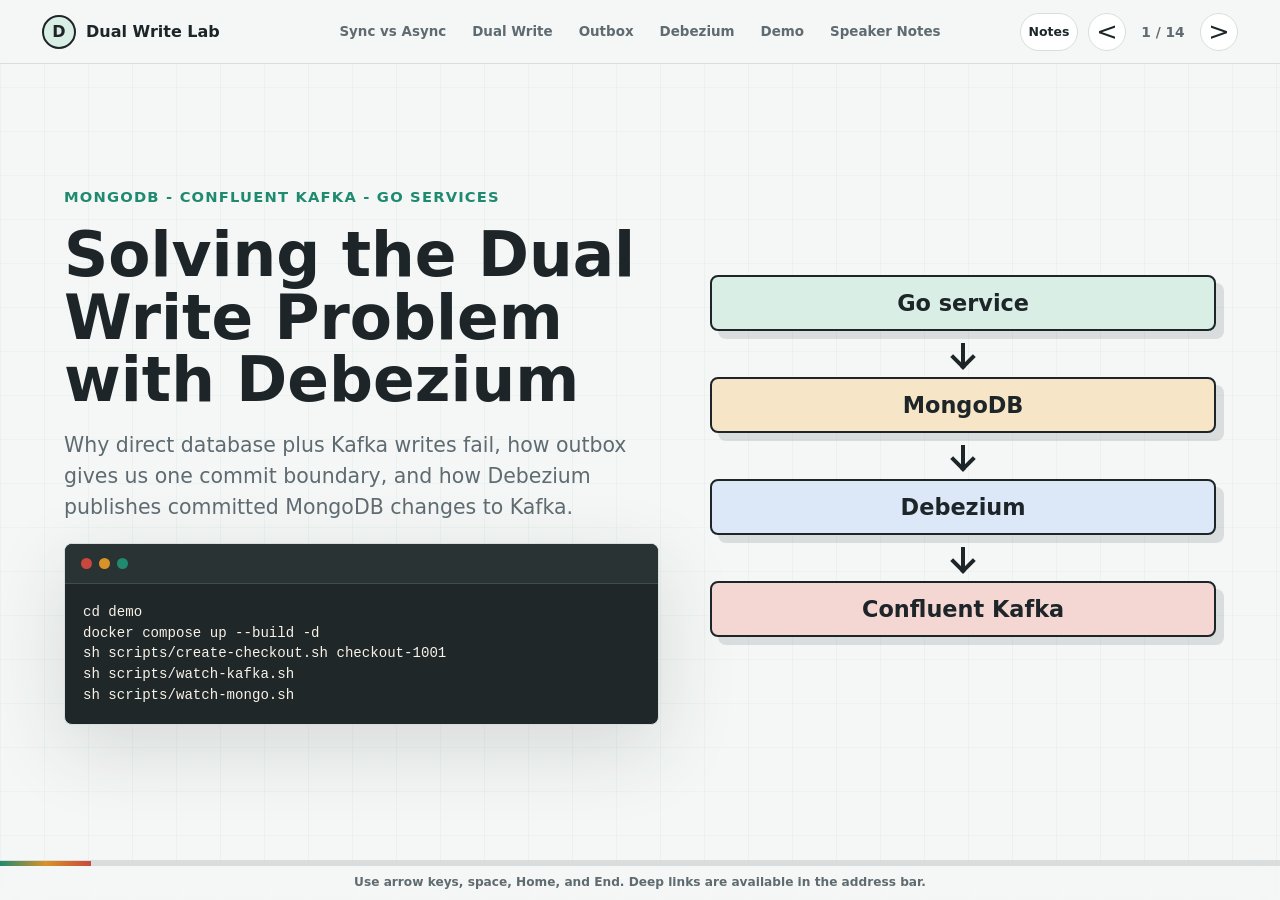
<file: index.html>
<!doctype html>
<html lang="en">
<head>
  <meta charset="utf-8">
  <meta name="viewport" content="width=device-width, initial-scale=1">
  <meta http-equiv="refresh" content="0; url=presentation/">
  <link rel="canonical" href="presentation/">
  <title>Solving the Dual Write Problem with Debezium</title>
  <style>
    :root {
      color-scheme: light dark;
      font-family: Inter, ui-sans-serif, system-ui, -apple-system, BlinkMacSystemFont, "Segoe UI", sans-serif;
    }

    body {
      display: grid;
      min-height: 100vh;
      margin: 0;
      place-items: center;
      background: #f6f7fb;
      color: #17202e;
    }

    main {
      width: min(520px, calc(100vw - 32px));
      padding: 32px;
      border: 1px solid #d8deea;
      border-radius: 8px;
      background: #ffffff;
      box-shadow: 0 24px 60px rgb(23 32 46 / 12%);
    }

    h1 {
      margin: 0 0 12px;
      font-size: clamp(1.8rem, 5vw, 2.4rem);
      line-height: 1.08;
    }

    p {
      margin: 0 0 18px;
      color: #4e5a6c;
      line-height: 1.6;
    }

    a {
      color: #0b6bcb;
      font-weight: 700;
    }

    @media (prefers-color-scheme: dark) {
      body {
        background: #111827;
        color: #f7fafc;
      }

      main {
        border-color: #2f3a4d;
        background: #182235;
      }

      p {
        color: #bdc7d8;
      }
    }
  </style>
</head>
<body>
  <main>
    <h1>Solving the Dual Write Problem with Debezium</h1>
    <p>The presentation now lives in the <code>presentation/</code> folder. This root page keeps GitHub Pages working from the repository root.</p>
    <a href="presentation/">Open presentation</a>
  </main>
  <script>
    window.location.replace("presentation/" + window.location.hash);
  </script>
</body>
</html>
</file>
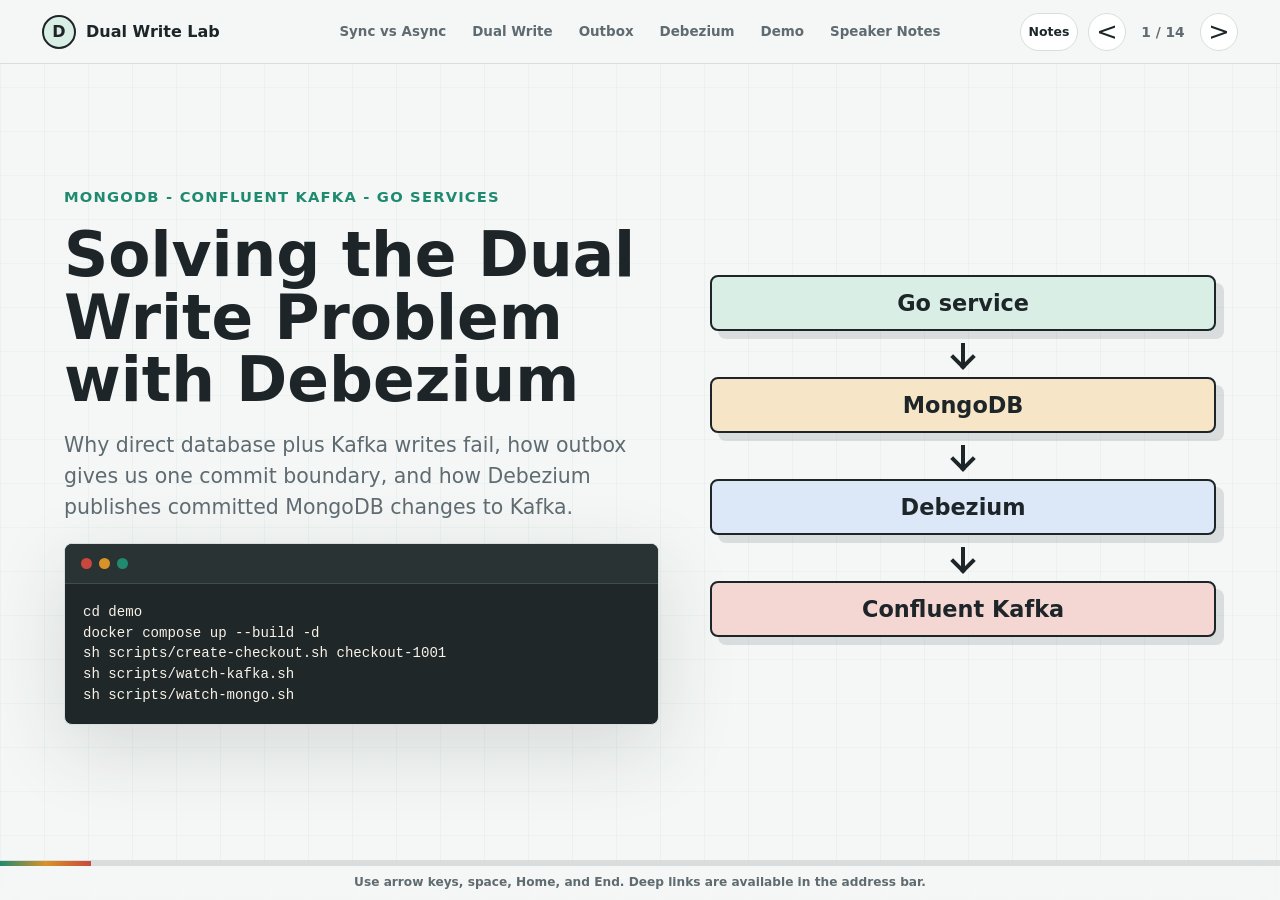
<file: presentation/index.html>
<!doctype html>
<html lang="en">
  <head>
    <meta charset="utf-8">
    <meta name="viewport" content="width=device-width, initial-scale=1">
    <meta
      name="description"
      content="A backend engineering slide deck and runnable lab for solving the dual write problem with Debezium, MongoDB, Confluent Kafka, and Go services."
    >
    <title>Solving the Dual Write Problem with Debezium</title>
    <link rel="stylesheet" href="styles.css">
  </head>
  <body>
    <header class="deck-topbar" aria-label="Presentation controls">
      <a class="brand" href="#intro" aria-label="Go to first slide">
        <span class="brand-mark" aria-hidden="true">D</span>
        <span>Dual Write Lab</span>
      </a>
      <nav class="jump-nav" aria-label="Slide sections">
        <a href="#sync-vs-async">Sync vs Async</a>
        <a href="#dual-write">Dual Write</a>
        <a href="#outbox-pattern">Outbox</a>
        <a href="#debezium">Debezium</a>
        <a href="#demo">Demo</a>
        <a href="speaker-notes.html">Speaker Notes</a>
      </nav>
      <div class="deck-actions">
        <a class="notes-action" href="speaker-notes.html" aria-label="Open speaker notes" title="Open speaker notes">Notes</a>
        <button class="icon-button" type="button" data-action="prev" aria-label="Previous slide" title="Previous slide">
          <span aria-hidden="true">&lt;</span>
        </button>
        <span class="slide-count" aria-live="polite">1 / 14</span>
        <button class="icon-button" type="button" data-action="next" aria-label="Next slide" title="Next slide">
          <span aria-hidden="true">&gt;</span>
        </button>
      </div>
    </header>

    <main id="deck" class="deck" tabindex="-1">
      <section class="slide title-slide" id="intro" data-title="Intro">
        <div class="slide-grid two-col">
          <div class="slide-copy">
            <p class="eyebrow">MongoDB - Confluent Kafka - Go services</p>
            <h1>Solving the Dual Write Problem with Debezium</h1>
            <p class="lead">
              Why direct database plus Kafka writes fail, how outbox gives us one commit boundary, and how
              Debezium publishes committed MongoDB changes to Kafka.
            </p>
            <div class="terminal-shot" role="img" aria-label="Illustrative terminal output for a Debezium connector streaming outbox events">
              <div class="terminal-bar">
                <span></span>
                <span></span>
                <span></span>
              </div>
              <pre><code>cd demo
docker compose up --build -d
sh scripts/create-checkout.sh checkout-1001
sh scripts/watch-kafka.sh
sh scripts/watch-mongo.sh</code></pre>
            </div>
          </div>
          <div class="system-map large-map" aria-label="System flow diagram">
            <div class="node service">Go service</div>
            <div class="arrow"></div>
            <div class="node database">MongoDB</div>
            <div class="arrow"></div>
            <div class="node connector">Debezium</div>
            <div class="arrow"></div>
            <div class="node topic">Confluent Kafka</div>
          </div>
        </div>
      </section>

      <section class="slide" id="agenda" data-title="Agenda">
        <div class="slide-copy narrow">
          <p class="eyebrow">What we will cover</p>
          <h2>From request coupling to durable event delivery</h2>
        </div>
        <ol class="agenda-list">
          <li><a href="#sync-vs-async">Synchronous vs asynchronous communication</a></li>
          <li><a href="#dual-write">What is the dual write problem?</a></li>
          <li><a href="#inconsistent-state">Why database + Kafka can become inconsistent</a></li>
          <li><a href="#outbox-pattern">Outbox Pattern</a></li>
          <li><a href="#debezium">How Debezium solves it</a></li>
          <li><a href="#demo">Demo storyboard</a></li>
          <li><a href="#lessons-learned">Lessons learned</a></li>
        </ol>
      </section>

      <section class="slide" id="sync-vs-async" data-title="Sync vs Async">
        <div class="slide-grid two-col">
          <div class="slide-copy">
            <p class="eyebrow">1. Synchronous vs asynchronous communication</p>
            <h2>Sync blocks now. Async delivers later.</h2>
            <p>
              Synchronous calls are easy to reason about until latency, retries, and timeout ambiguity
              spread across services. Async reduces coupling, but correctness moves into delivery,
              ordering, idempotency, and observability.
            </p>
          </div>
          <div class="comparison" aria-label="Synchronous and asynchronous comparison">
            <article class="comparison-panel">
              <h3>Synchronous</h3>
              <ul>
                <li>Caller waits for callee</li>
                <li>Latency chains across services</li>
                <li>Timeouts create unknown state</li>
                <li>Retries can duplicate side effects</li>
              </ul>
            </article>
            <article class="comparison-panel accent">
              <h3>Asynchronous</h3>
              <ul>
                <li>Caller commits local state first</li>
                <li>Consumers react independently</li>
                <li>Backpressure moves to brokers</li>
                <li>Handlers must be idempotent</li>
              </ul>
            </article>
          </div>
        </div>
      </section>

      <section class="slide" id="dual-write" data-title="Dual Write">
        <div class="slide-grid two-col">
          <div class="slide-copy">
            <p class="eyebrow">2. What is the dual write problem?</p>
            <h2>Two commits. One request. No shared transaction.</h2>
            <p>
              A Go service writes business state to MongoDB, then publishes a Kafka event. The database and
              broker do not share a transaction, so every error path can leave one side committed without the
              other.
            </p>
            <div class="code-block">
              <pre><code>func CompleteCheckout(ctx context.Context, cmd Command) error {
  orderID := orders.Insert(ctx, cmd)       // MongoDB commit
  return producer.Publish(ctx, Event{      // Kafka publish
    Type: "order.completed",
    AggregateID: orderID,
  })
}</code></pre>
            </div>
          </div>
          <div class="failure-ladder" aria-label="Dual write failure ladder">
            <div class="step good">1. MongoDB write succeeds</div>
            <div class="step warning">2. Process crashes</div>
            <div class="step bad">3. Kafka event never appears</div>
            <div class="step ghost">4. Downstream service waits forever</div>
          </div>
        </div>
      </section>

      <section class="slide" id="inconsistent-state" data-title="Inconsistent State">
        <div class="slide-copy narrow">
          <p class="eyebrow">3. Why database + Kafka can become inconsistent</p>
          <h2>Failure timing decides the truth.</h2>
          <p>
            The hard part is the gray area: the service may not know whether Kafka accepted the event,
            whether retry is safe, or whether consumers already observed it.
          </p>
        </div>
        <div class="failure-grid">
          <article>
            <h3>DB commit succeeds, publish fails</h3>
            <p>MongoDB has the order. Kafka has no event. Consumers miss the transition.</p>
          </article>
          <article>
            <h3>Publish succeeds, response times out</h3>
            <p>The service retries. Kafka may get a duplicate event unless the producer and consumer enforce idempotency.</p>
          </article>
          <article>
            <h3>Publish succeeds, DB rolls back</h3>
            <p>Kafka announces state that never committed. Consumers build behavior from a false fact.</p>
          </article>
          <article>
            <h3>Recovery script republishes badly</h3>
            <p>Manual repair can reorder events, skip headers, or use a payload shape consumers do not expect.</p>
          </article>
        </div>
      </section>

      <section class="slide" id="outbox-pattern" data-title="Outbox Pattern">
        <div class="slide-grid two-col">
          <div class="slide-copy">
            <p class="eyebrow">4. Outbox Pattern</p>
            <h2>Commit state and event intent together.</h2>
            <p>
              The service no longer writes MongoDB and Kafka directly. It writes the business document and an
              outbox document together. The commit boundary becomes one database operation.
            </p>
            <ul class="check-list">
              <li>Business data and event intent commit together.</li>
              <li>Kafka publishing can lag without losing the event.</li>
              <li>Consumers still need idempotency because delivery can repeat.</li>
            </ul>
          </div>
          <div class="document-stack" aria-label="MongoDB collections with business data and outbox event">
            <article class="mongo-doc">
              <h3>orders</h3>
              <pre><code>{
  "_id": "ord_2048",
  "checkout_id": "checkout-1001",
  "status": "COMPLETED",
  "total_amount": 2490
}</code></pre>
            </article>
            <article class="mongo-doc outbox-doc">
              <h3>outbox_events</h3>
              <pre><code>{
  "_id": "evt_9182",
  "aggregatetype": "orders",
  "aggregateid": "ord_2048",
  "type": "order.completed",
  "occurred_at": "2026-06-04T04:00:00Z",
  "payload": {
    "event_id": "evt_9182",
    "order_id": "ord_2048"
  }
}</code></pre>
            </article>
          </div>
        </div>
      </section>

      <section class="slide" id="outbox-flow" data-title="Outbox Flow">
        <div class="slide-copy narrow">
          <p class="eyebrow">Outbox mechanics</p>
          <h2>Service writes intent. Debezium publishes it.</h2>
        </div>
        <div class="sequence-diagram" aria-label="Outbox sequence from request to Kafka">
          <div class="lane">
            <span>API request</span>
            <strong>Complete checkout</strong>
          </div>
          <div class="lane">
            <span>Go service</span>
            <strong>Validate command</strong>
          </div>
          <div class="lane">
            <span>MongoDB transaction</span>
            <strong>Insert order + outbox</strong>
          </div>
          <div class="lane">
            <span>CDC relay</span>
            <strong>Read committed outbox</strong>
          </div>
          <div class="lane">
            <span>Kafka topic</span>
            <strong>Publish event</strong>
          </div>
        </div>
        <p class="callout">
          Debezium is the relay in this deck. It does not replace the outbox write; it observes the committed
          outbox document and emits it to Kafka.
        </p>
      </section>

      <section class="slide" id="debezium" data-title="Debezium">
        <div class="slide-grid two-col">
          <div class="slide-copy">
            <p class="eyebrow">5. How Debezium solves it</p>
            <h2>Debezium streams committed MongoDB changes into Kafka.</h2>
            <p>
              A Debezium MongoDB connector watches collection changes after they commit. With an outbox
              collection, that means event intent becomes a durable source for Kafka publication.
            </p>
            <ul class="check-list">
              <li>Connector restarts from stored offsets.</li>
              <li>Kafka Connect handles connector lifecycle and scaling boundaries.</li>
              <li>Confluent Kafka becomes the delivery surface for downstream services.</li>
            </ul>
          </div>
          <div class="connector-card">
            <h3>Connector shape</h3>
            <pre><code>{
  "connector.class": "io.debezium.connector.mongodb.MongoDbConnector",
  "mongodb.connection.string": "mongodb://mongo:27017/?replicaSet=rs0",
  "topic.prefix": "orders",
  "database.include.list": "orders",
  "collection.include.list": "orders.outbox_events",
  "capture.mode": "change_streams_update_full",
  "transforms.outbox.route.topic.replacement":
    "${routedByValue}.events.v1"
}</code></pre>
          </div>
        </div>
      </section>

      <section class="slide" id="cdc-pipeline" data-title="CDC Pipeline">
        <div class="slide-copy narrow">
          <p class="eyebrow">Debezium pipeline</p>
          <h2>The MongoDB commit becomes the source of truth.</h2>
        </div>
        <div class="pipeline" aria-label="CDC pipeline diagram">
          <article>
            <span class="badge">1</span>
            <h3>Go service</h3>
            <p>Writes domain state and outbox document together.</p>
          </article>
          <article>
            <span class="badge">2</span>
            <h3>MongoDB</h3>
            <p>Commits the source of truth once.</p>
          </article>
          <article>
            <span class="badge">3</span>
            <h3>Debezium</h3>
            <p>Captures committed outbox changes from MongoDB.</p>
          </article>
          <article>
            <span class="badge">4</span>
            <h3>Confluent Kafka</h3>
            <p>Receives events for fan-out to consumers.</p>
          </article>
          <article>
            <span class="badge">5</span>
            <h3>Fulfillment service</h3>
            <p>Records the event id, then writes the fulfillment side effect.</p>
          </article>
        </div>
      </section>

      <section class="slide" id="demo" data-title="Demo">
        <div class="slide-copy narrow">
          <p class="eyebrow">6. Demo storyboard</p>
          <h2>Run one checkout through MongoDB, Debezium, Kafka, and Go.</h2>
          <p>
            The lab runs two Go microservices: <code>orders-service</code> owns the order write and outbox,
            while <code>fulfillment-service</code> owns its inbox, dedupe store, and fulfillment records.
          </p>
        </div>
        <div class="demo-board">
          <article>
            <span>01</span>
            <h3>Send command</h3>
            <p><code>POST /checkouts/{id}/complete</code> enters <code>orders-service</code>.</p>
          </article>
          <article>
            <span>02</span>
            <h3>Commit MongoDB transaction</h3>
            <p>Insert or update business state and append <code>outbox_events</code>.</p>
          </article>
          <article>
            <span>03</span>
            <h3>Debezium captures change</h3>
            <p>MongoDB connector tails the committed outbox document.</p>
          </article>
          <article>
            <span>04</span>
            <h3>Kafka receives event</h3>
            <p>Confluent Kafka topic carries the event to consumers.</p>
          </article>
          <article>
            <span>05</span>
            <h3>Fulfillment handles once</h3>
            <p><code>fulfillment-service</code> records the processed event id before writing side effects.</p>
          </article>
        </div>
      </section>

      <section class="slide" id="demo-event" data-title="Demo Event">
        <div class="slide-grid two-col">
          <div class="slide-copy">
            <p class="eyebrow">Demo event shape</p>
            <h2>Make replay and dedupe explicit in the payload.</h2>
            <p>
              The exact schema is illustrative, but the fields show what the demo needs to explain: stable event
              id, aggregate id, type, version, occurred time, and payload.
            </p>
          </div>
          <div class="code-block tall">
            <pre><code>{
  "event_id": "evt_9182",
  "event_type": "order.completed",
  "aggregate_type": "order",
  "aggregate_id": "ord_2048",
  "event_version": 1,
  "occurred_at": "2026-06-04T04:00:00Z",
  "payload": {
    "checkout_id": "checkout-1001",
    "order_id": "ord_2048",
    "shop_id": "shop_77",
    "total_amount": 2490
  }
}</code></pre>
          </div>
        </div>
      </section>

      <section class="slide" id="demo-consumer" data-title="Consumer">
        <div class="slide-grid two-col">
          <div class="slide-copy">
            <p class="eyebrow">Consumer responsibility</p>
            <h2>Debezium improves delivery, but consumers still own idempotency.</h2>
            <p>
              CDC can replay after restarts, rebalance, or offset recovery. The consumer should record the
              event id and business side effect in one local transaction.
            </p>
          </div>
          <div class="code-block">
            <pre><code>func Handle(ctx context.Context, event Event) error {
  return db.Transaction(ctx, func(tx Tx) error {
    duplicate := inbox.InsertProcessedEvent(ctx, tx, event.ID)
    if duplicate {
      return nil
    }

    return fulfillments.Start(ctx, tx, event.OrderID)
  })
}</code></pre>
          </div>
        </div>
      </section>

      <section class="slide" id="run-lab" data-title="Run Lab">
        <div class="slide-grid two-col">
          <div class="slide-copy">
            <p class="eyebrow">Runnable lab</p>
            <h2>Run the failure boundary locally.</h2>
            <p>
              The repo now includes two Go microservices, MongoDB replica set setup, Confluent Kafka,
              a Kafka topic creation job, Debezium Connect, and a MongoDB outbox connector.
            </p>
            <ul class="check-list">
              <li><code>orders-service</code> writes <code>orders</code> and <code>outbox_events</code> in one MongoDB transaction.</li>
              <li>Compose creates <code>orders.events.v1</code> before the consumer starts.</li>
              <li>Debezium transforms outbox documents into <code>orders.events.v1</code>.</li>
              <li><code>fulfillment-service</code> records <code>processed_events</code> and upserts <code>fulfillments</code>.</li>
            </ul>
          </div>
          <div class="code-block">
            <pre><code>cd demo
docker compose up --build -d
sh scripts/watch-connect.sh
sh scripts/create-checkout.sh checkout-1001
sh scripts/watch-kafka.sh
sh scripts/watch-mongo.sh
docker compose logs -f fulfillment-service

# lab settings
orders-service: http://localhost:18080
connect: http://localhost:18083
kafka: localhost:19092
mongodb: localhost:27018
topic: orders.events.v1
group: fulfillment-service</code></pre>
          </div>
        </div>
      </section>

      <section class="slide" id="lessons-learned" data-title="Lessons Learned">
        <div class="slide-copy narrow">
          <p class="eyebrow">7. Lessons learned</p>
          <h2>Durable publication is not exactly-once business behavior.</h2>
        </div>
        <div class="lesson-grid">
          <article>
            <h3>Use one commit boundary</h3>
            <p>Write domain state and event intent together in MongoDB.</p>
          </article>
          <article>
            <h3>Keep events boring</h3>
            <p>Stable ids, versions, aggregate keys, and timestamps make replay manageable.</p>
          </article>
          <article>
            <h3>Assume at-least-once delivery</h3>
            <p>Kafka consumers must dedupe by event id and be safe to retry.</p>
          </article>
          <article>
            <h3>Monitor the relay</h3>
            <p>Track connector status, lag, dead-letter paths, and schema drift.</p>
          </article>
        </div>
      </section>
    </main>

    <footer class="deck-footer" aria-label="Progress">
      <div class="progress-track">
        <div class="progress-bar"></div>
      </div>
      <p>Use arrow keys, space, Home, and End. Deep links are available in the address bar.</p>
    </footer>

    <script src="script.js"></script>
  </body>
</html>
</file>
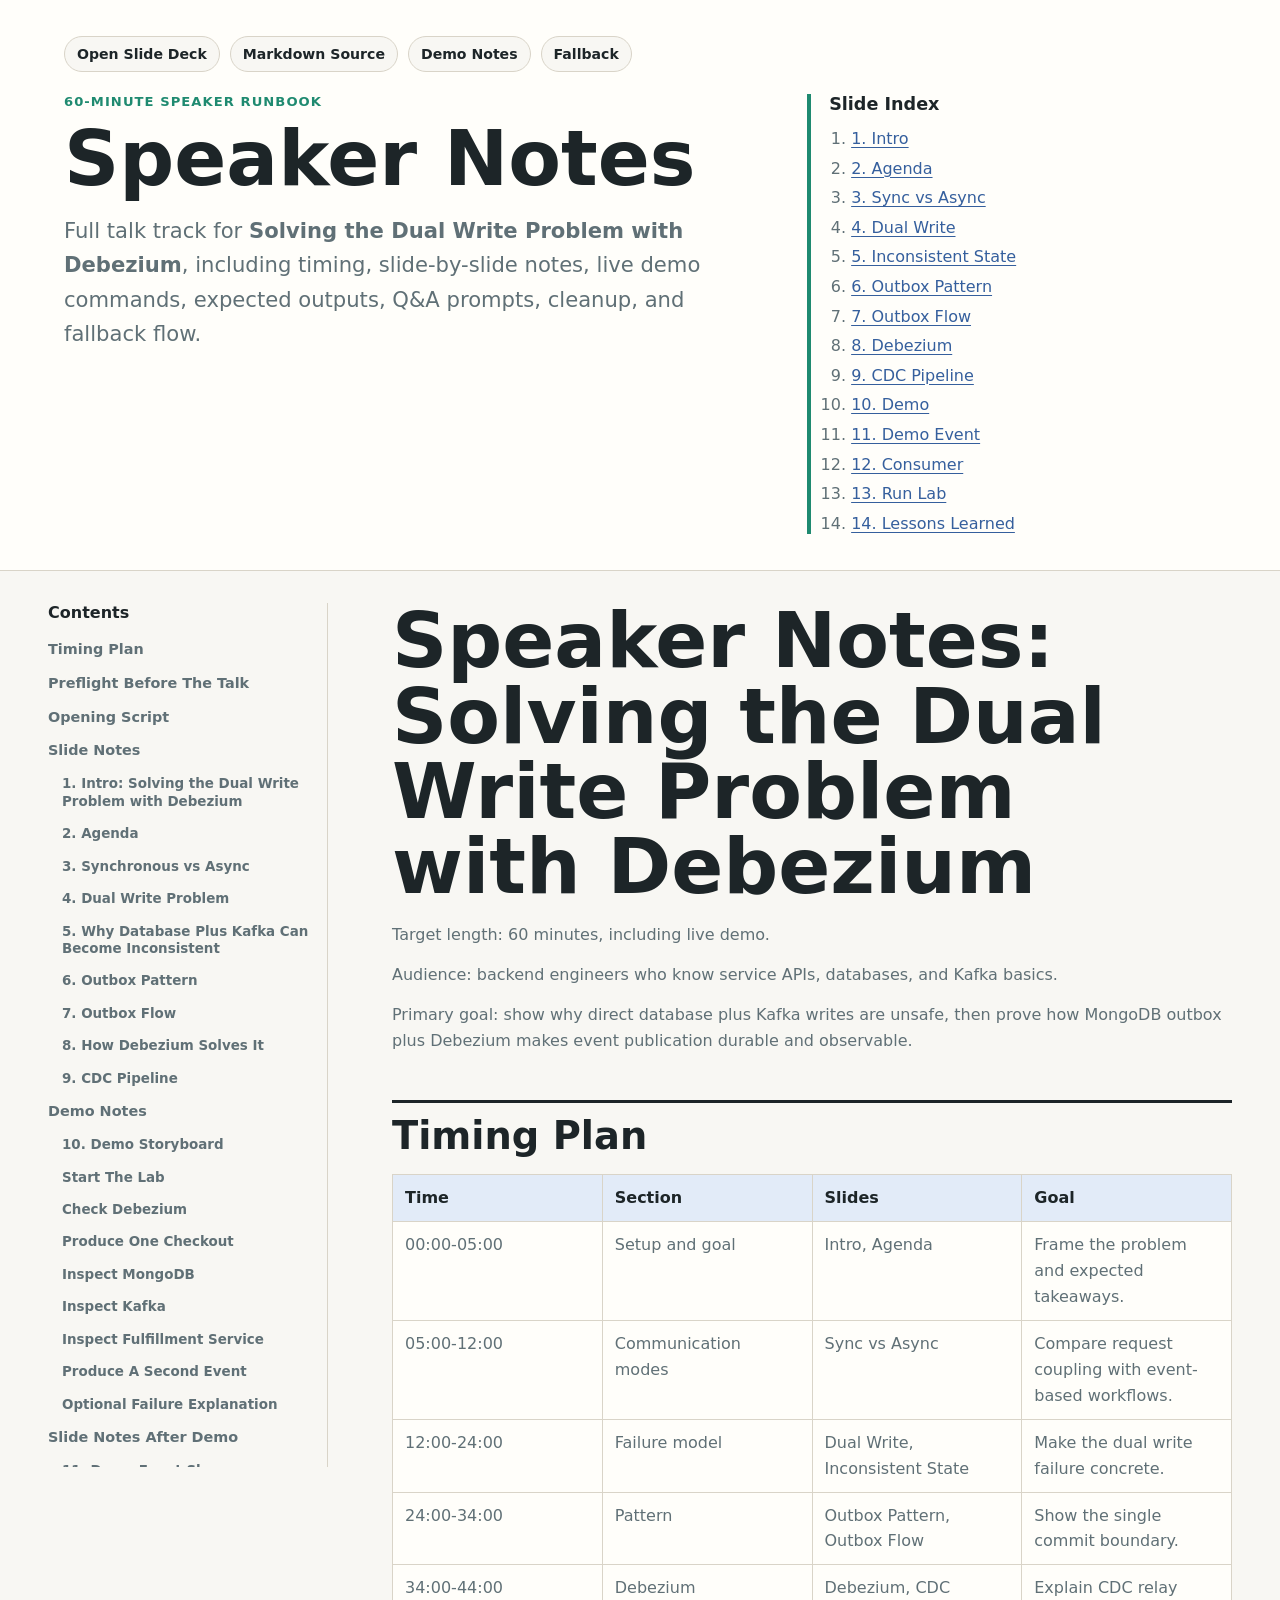
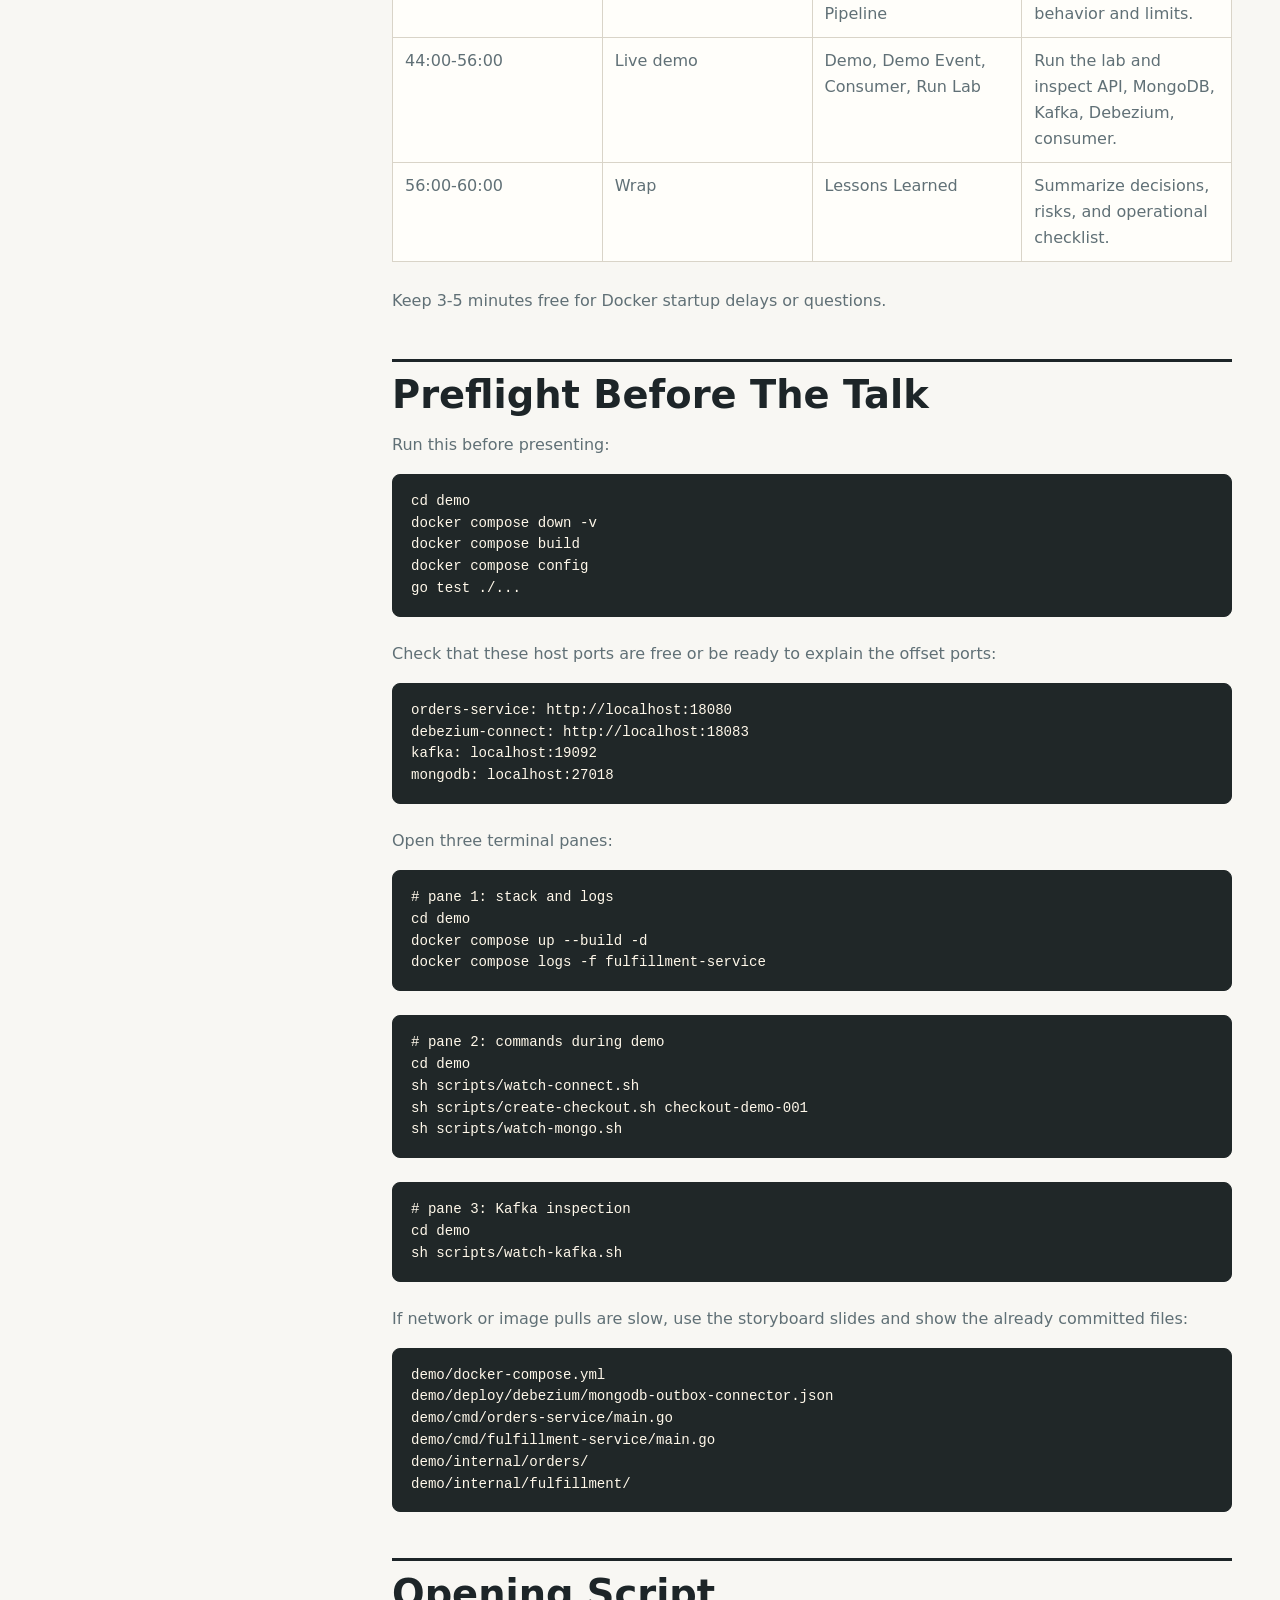
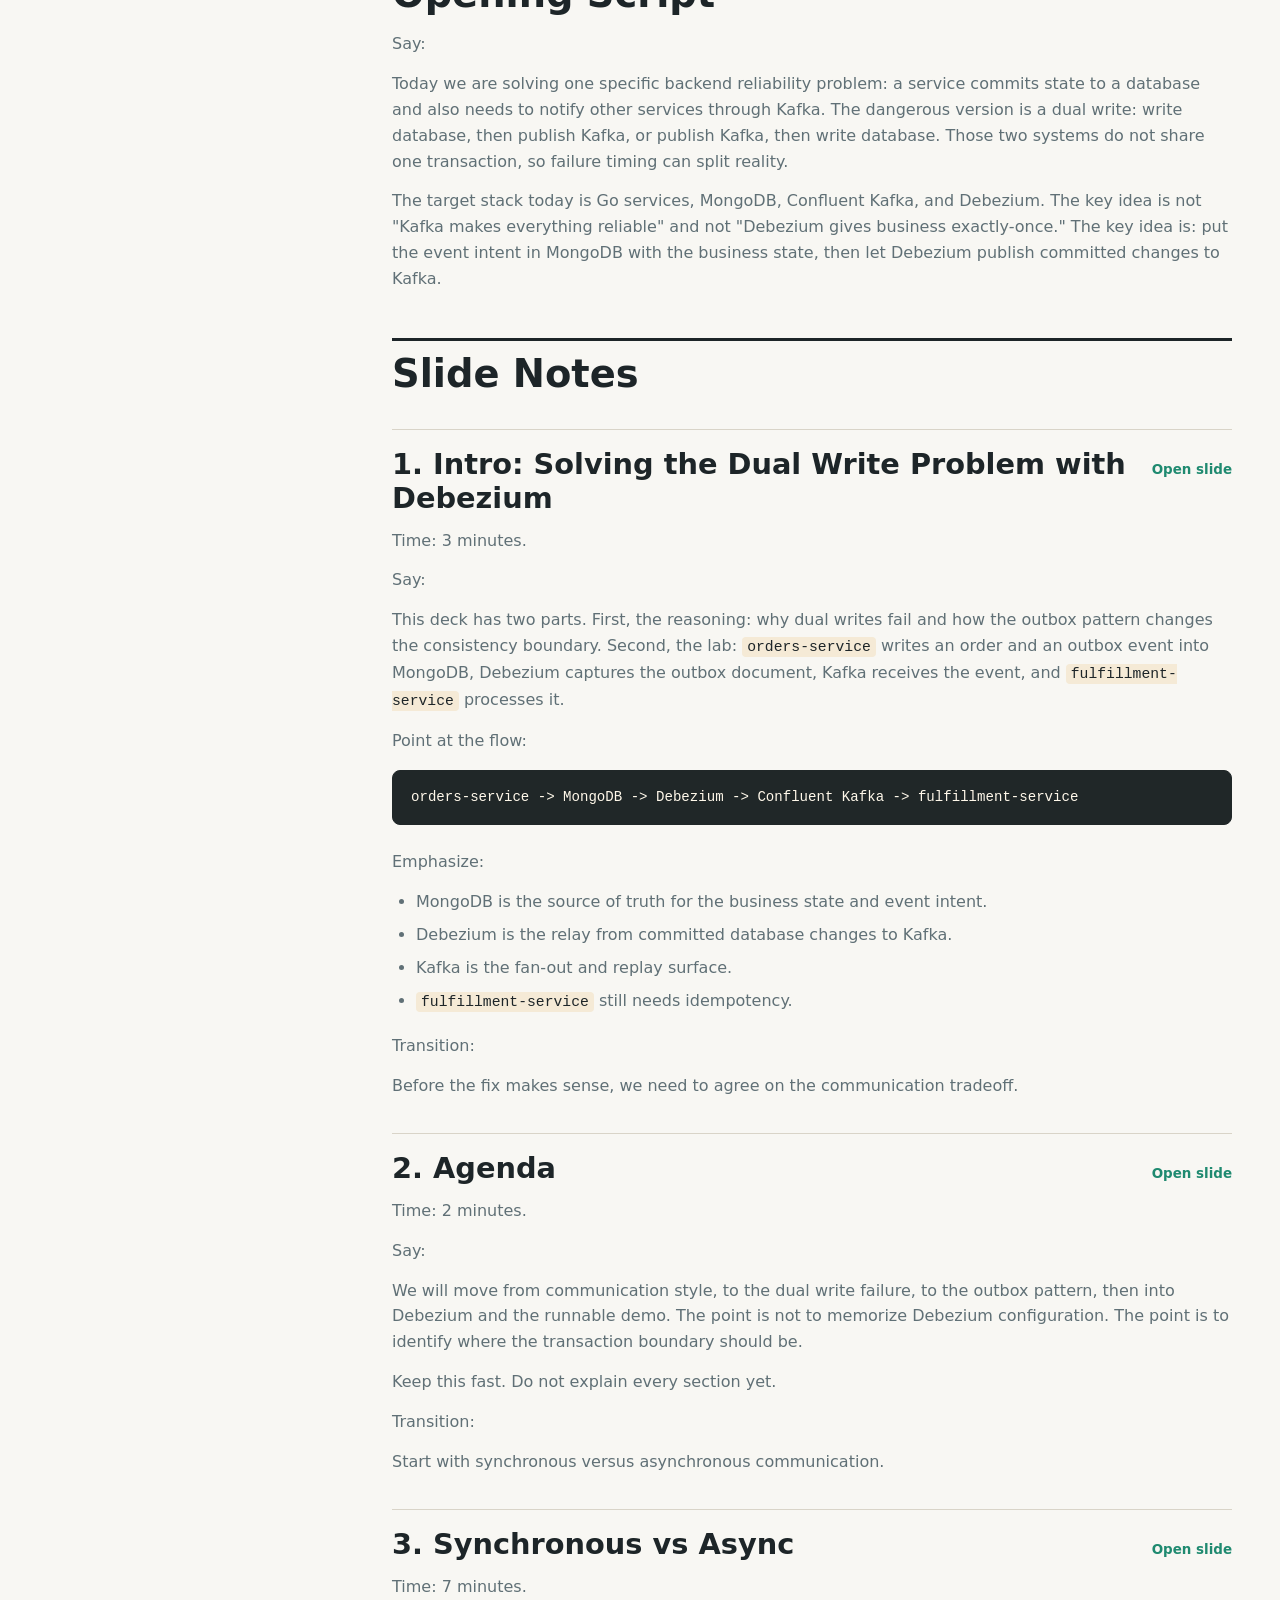
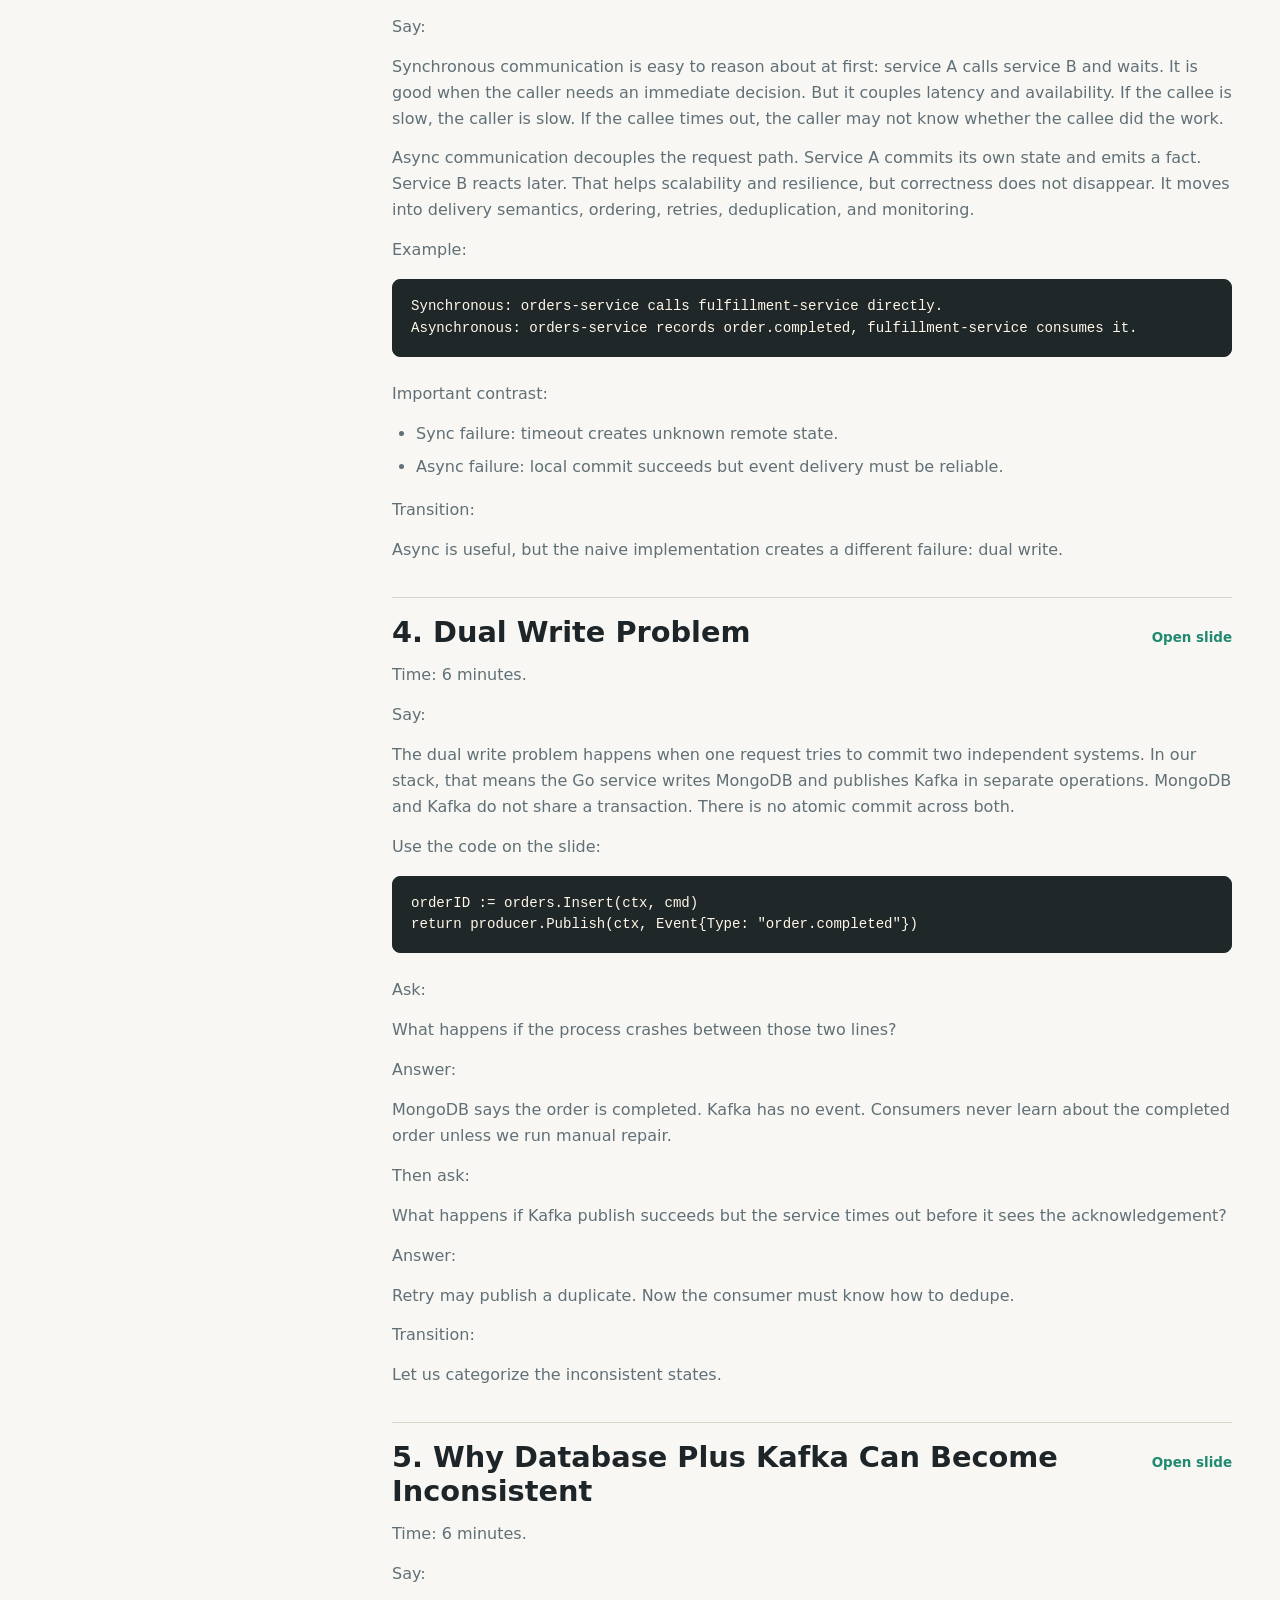
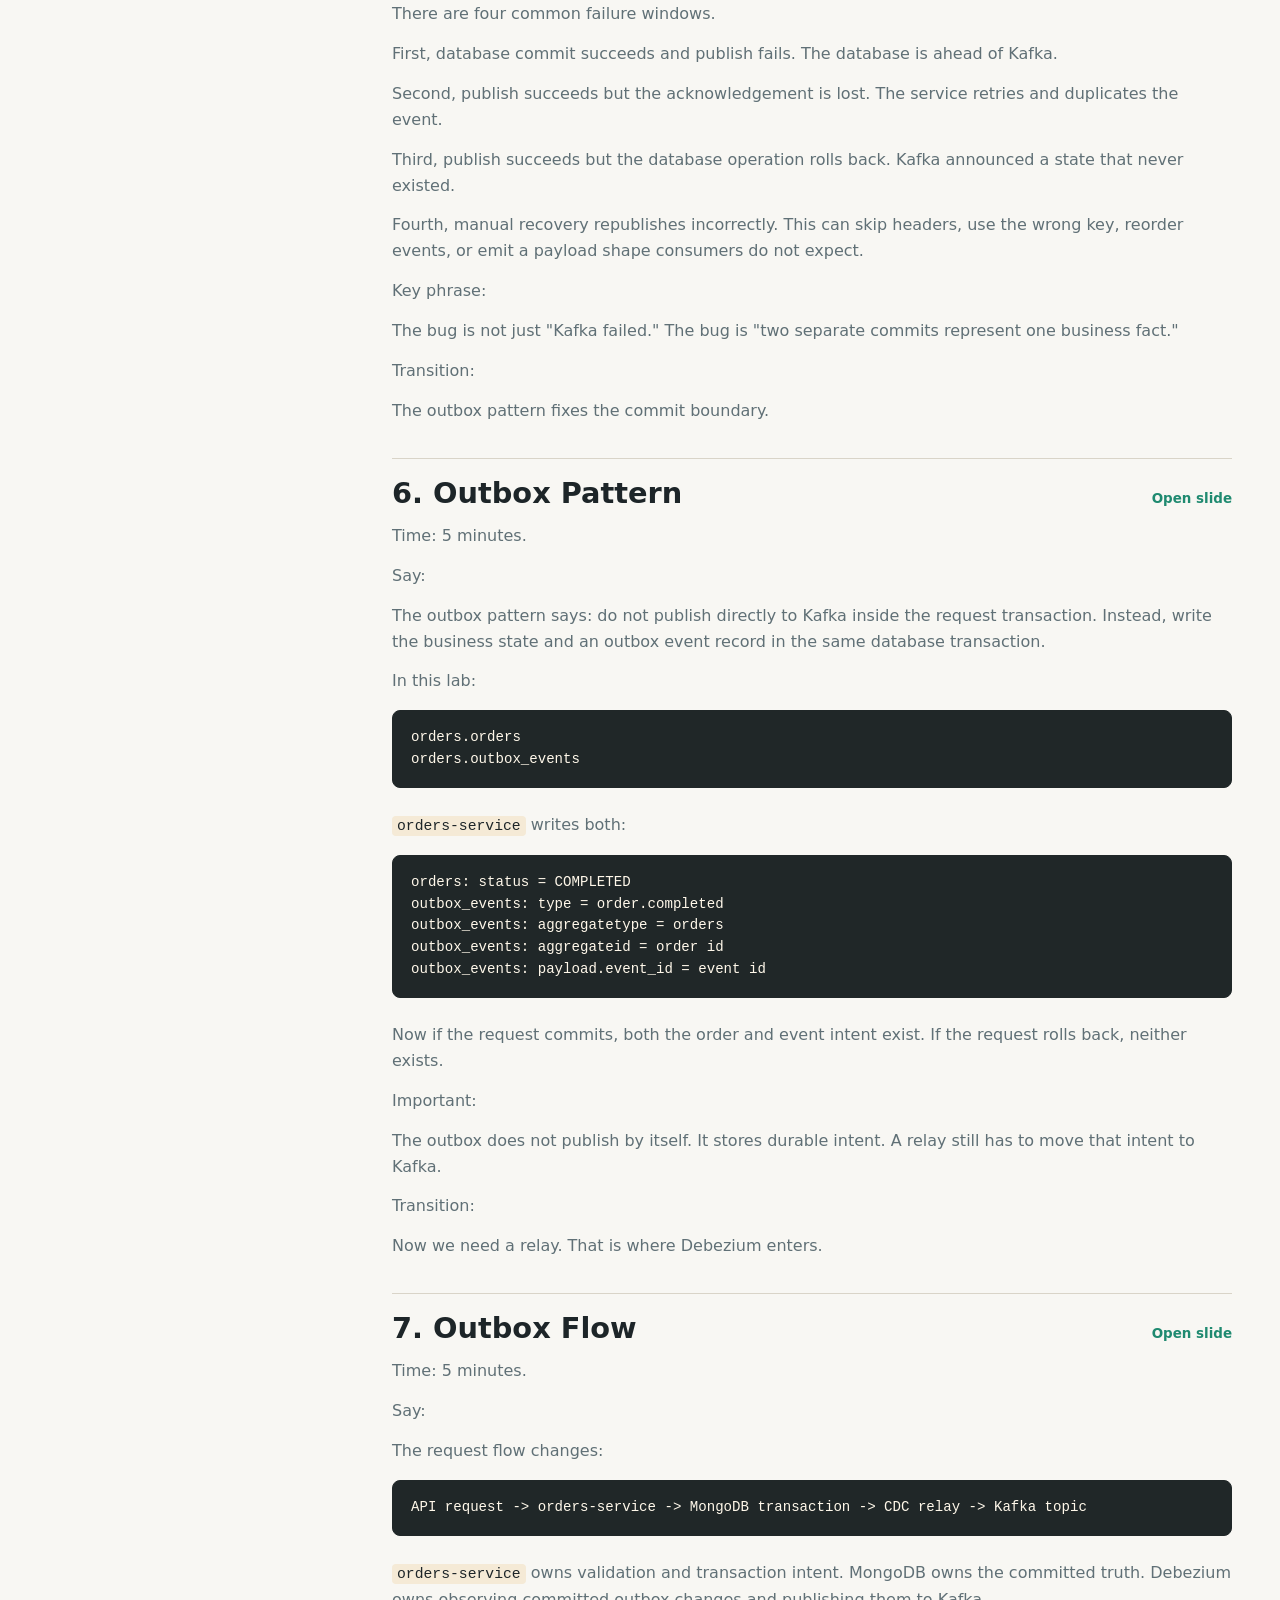
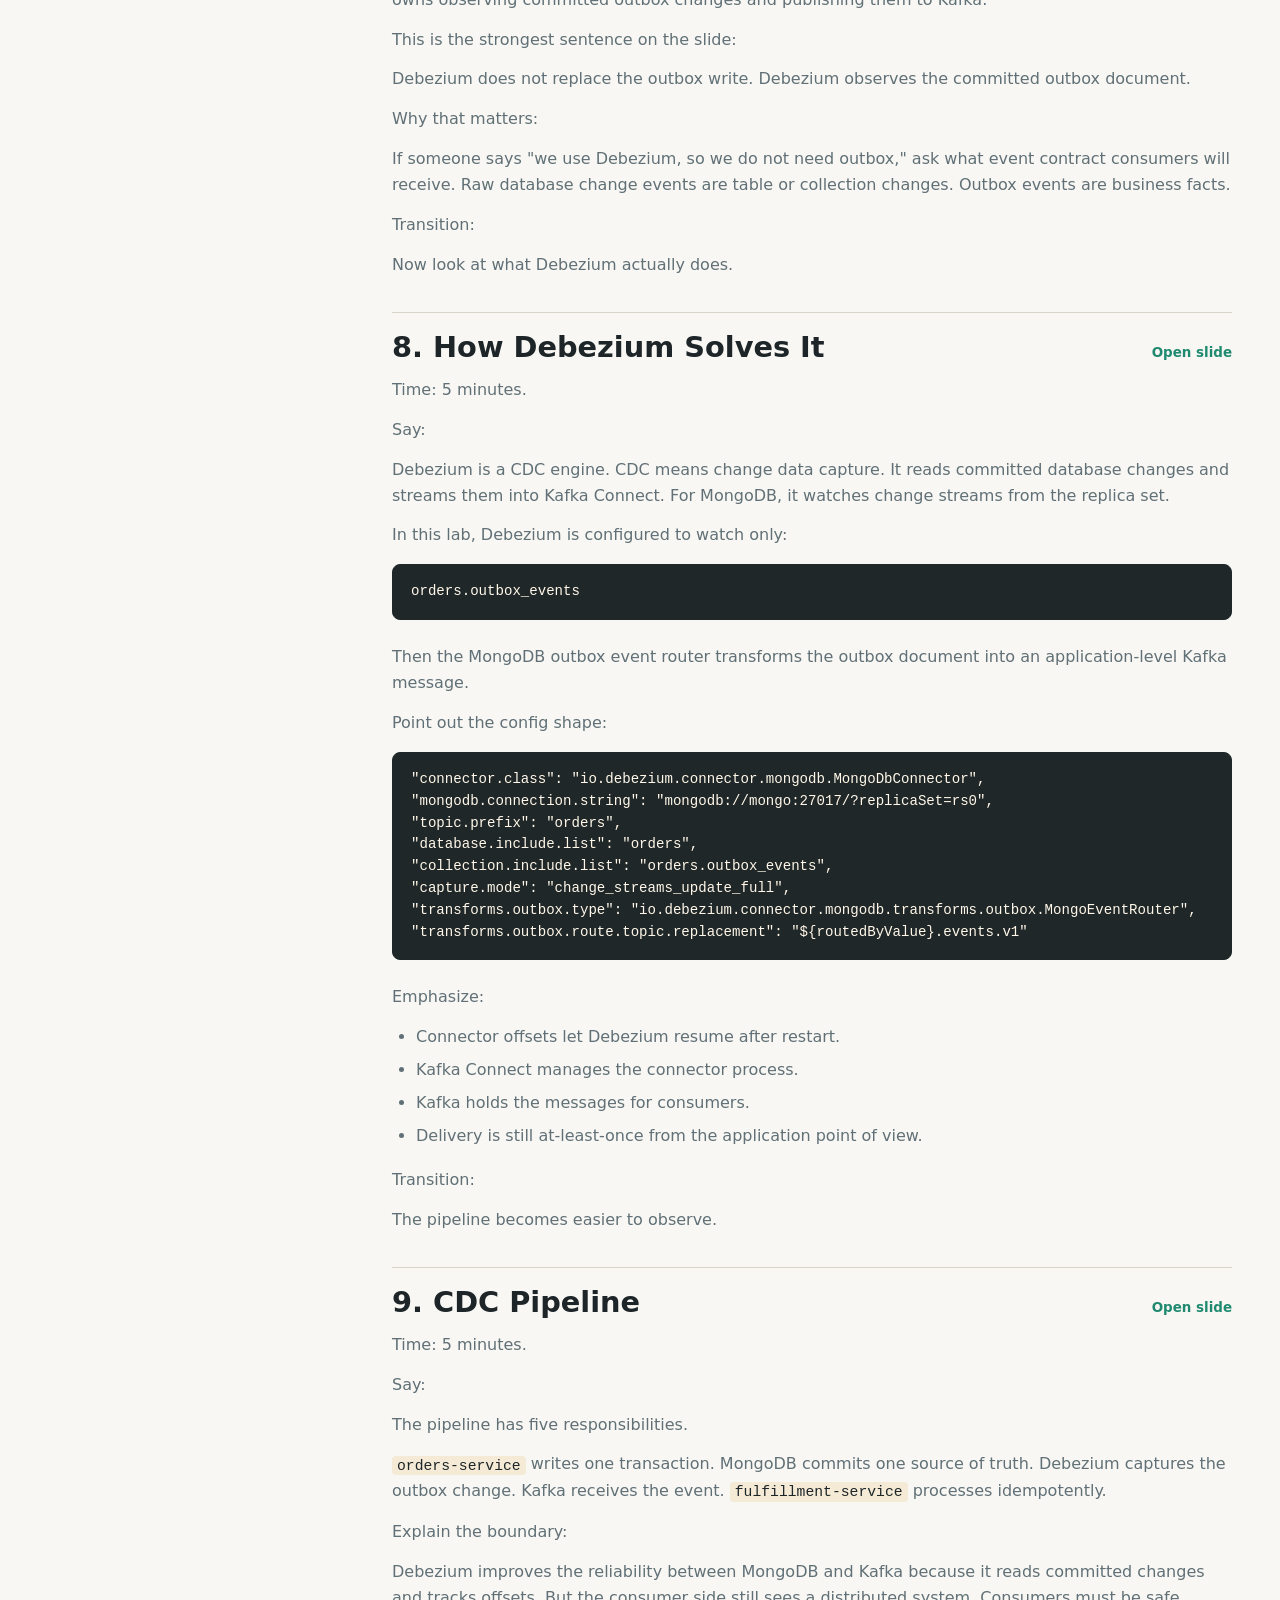
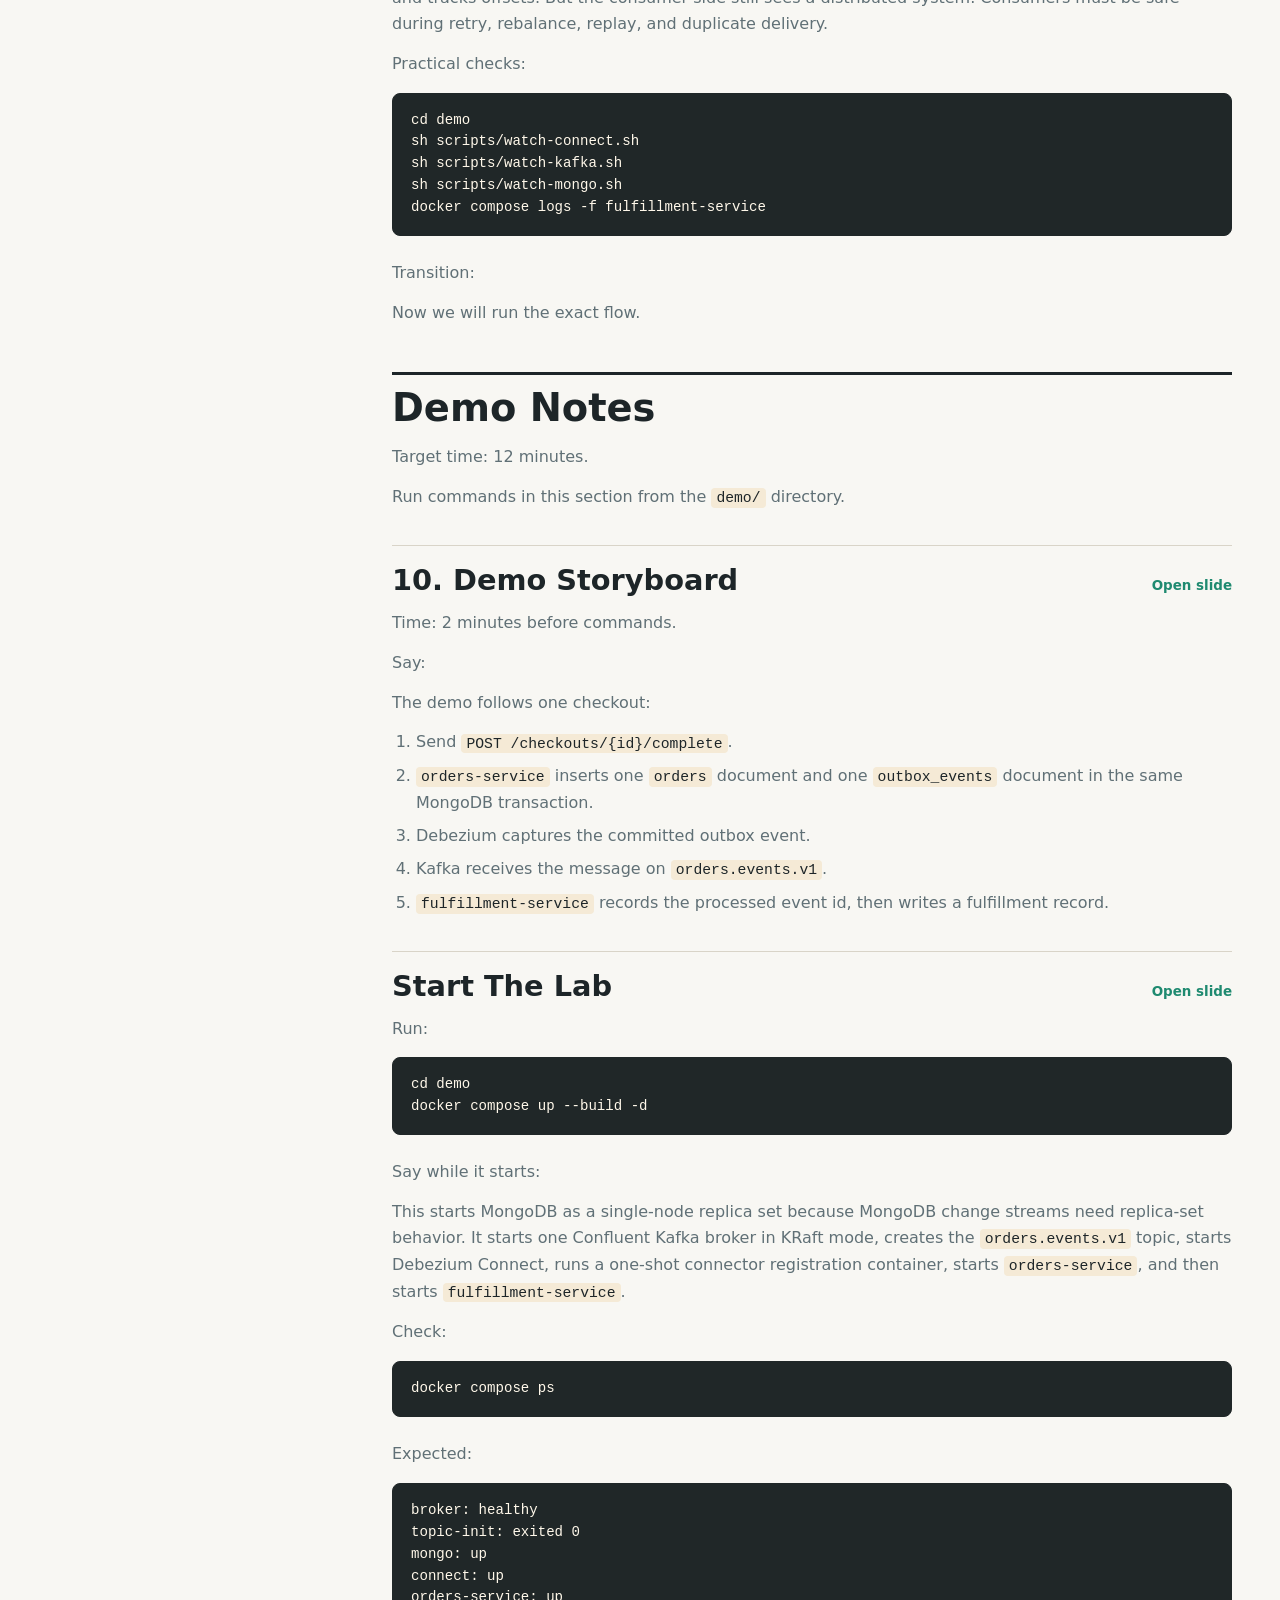
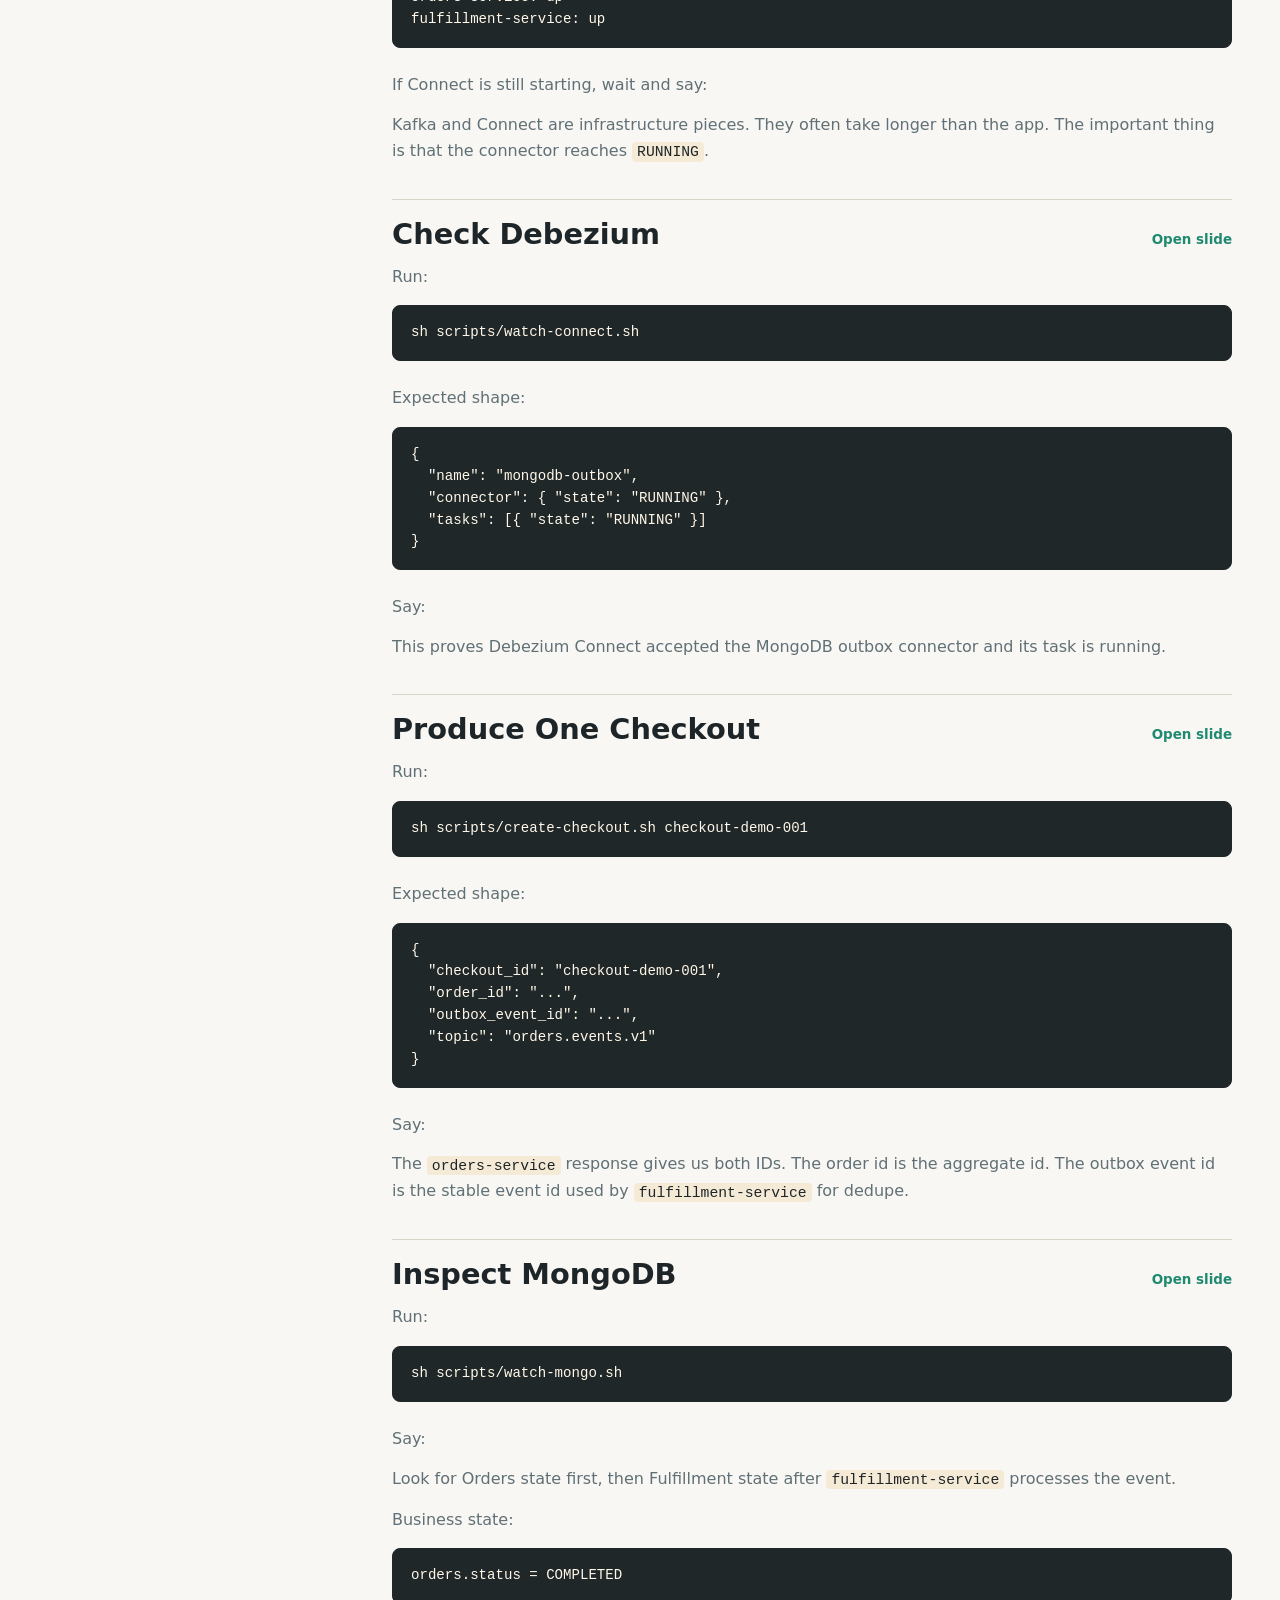
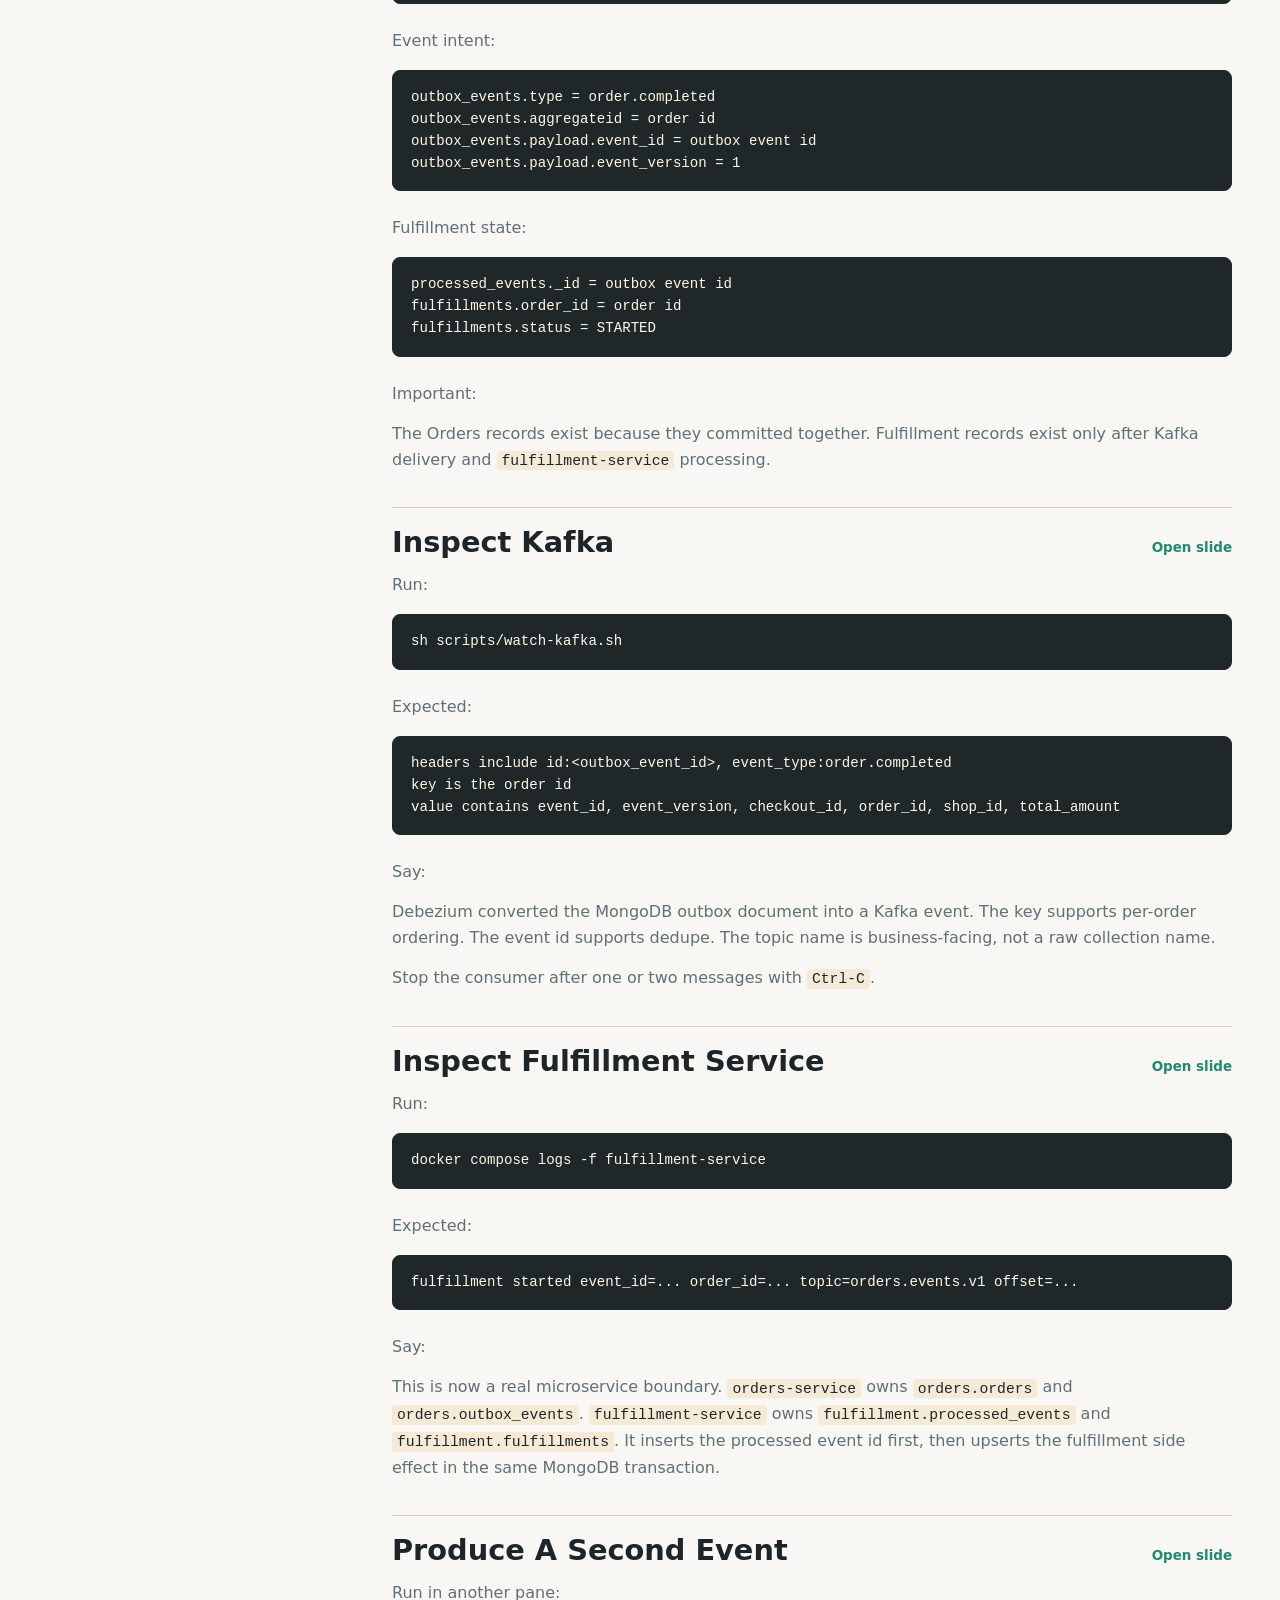
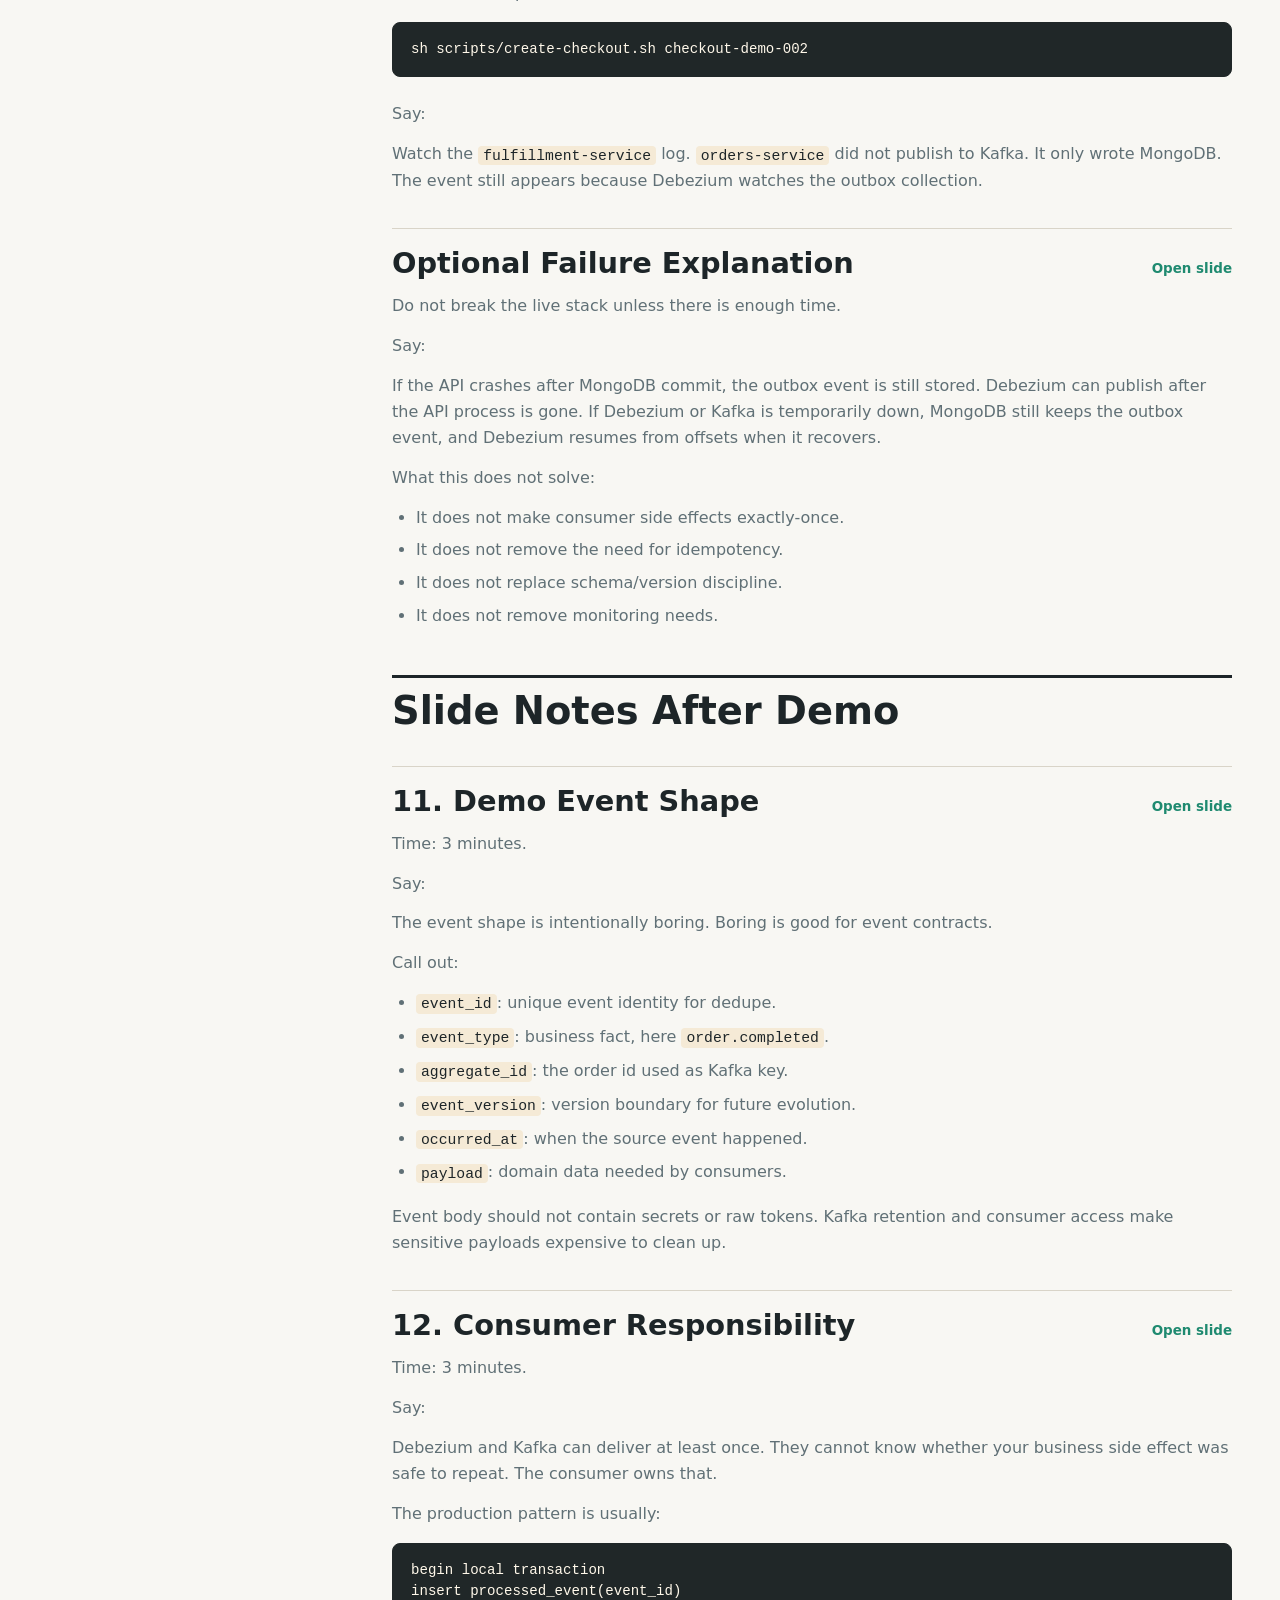
<file: presentation/speaker-notes.html>
<!doctype html>
<html lang="en">
  <head>
    <meta charset="utf-8">
    <meta name="viewport" content="width=device-width, initial-scale=1">
    <meta name="description" content="Speaker notes for a 60-minute talk about solving the dual write problem with Debezium.">
    <title>Speaker Notes - Solving the Dual Write Problem with Debezium</title>
    <link rel="stylesheet" href="speaker-notes.css">
  </head>
  <body>
    <div class="notes-shell">
      <header class="notes-header">
        <nav class="top-links" aria-label="Page links">
          <a href="index.html">Open Slide Deck</a>
          <a href="SPEAKER_NOTES.md">Markdown Source</a>
          <a href="#demo-notes">Demo Notes</a>
          <a href="#fallback-if-the-live-demo-fails">Fallback</a>
        </nav>
        <div class="hero-grid">
          <div>
            <p class="eyebrow">60-minute speaker runbook</p>
            <h1>Speaker Notes</h1>
            <p class="lead">Full talk track for <strong>Solving the Dual Write Problem with Debezium</strong>, including timing, slide-by-slide notes, live demo commands, expected outputs, Q&amp;A prompts, cleanup, and fallback flow.</p>
          </div>
          <aside class="slide-index" aria-label="Slide index">
            <h2>Slide Index</h2>
            <ol>
<li><a href="index.html#intro">1. Intro</a></li>
<li><a href="index.html#agenda">2. Agenda</a></li>
<li><a href="index.html#sync-vs-async">3. Sync vs Async</a></li>
<li><a href="index.html#dual-write">4. Dual Write</a></li>
<li><a href="index.html#inconsistent-state">5. Inconsistent State</a></li>
<li><a href="index.html#outbox-pattern">6. Outbox Pattern</a></li>
<li><a href="index.html#outbox-flow">7. Outbox Flow</a></li>
<li><a href="index.html#debezium">8. Debezium</a></li>
<li><a href="index.html#cdc-pipeline">9. CDC Pipeline</a></li>
<li><a href="index.html#demo">10. Demo</a></li>
<li><a href="index.html#demo-event">11. Demo Event</a></li>
<li><a href="index.html#demo-consumer">12. Consumer</a></li>
<li><a href="index.html#run-lab">13. Run Lab</a></li>
<li><a href="index.html#lessons-learned">14. Lessons Learned</a></li>
            </ol>
          </aside>
        </div>
      </header>
      <div class="notes-layout">
        <aside class="toc" aria-label="Speaker notes table of contents">
          <h2>Contents</h2>
          <ol>
<li><a class="depth-2" href="#timing-plan">Timing Plan</a></li>
<li><a class="depth-2" href="#preflight-before-the-talk">Preflight Before The Talk</a></li>
<li><a class="depth-2" href="#opening-script">Opening Script</a></li>
<li><a class="depth-2" href="#slide-notes">Slide Notes</a></li>
<li><a class="depth-3" href="#1-intro-solving-the-dual-write-problem-with-debezium">1. Intro: Solving the Dual Write Problem with Debezium</a></li>
<li><a class="depth-3" href="#2-agenda">2. Agenda</a></li>
<li><a class="depth-3" href="#3-synchronous-vs-async">3. Synchronous vs Async</a></li>
<li><a class="depth-3" href="#4-dual-write-problem">4. Dual Write Problem</a></li>
<li><a class="depth-3" href="#5-why-database-plus-kafka-can-become-inconsistent">5. Why Database Plus Kafka Can Become Inconsistent</a></li>
<li><a class="depth-3" href="#6-outbox-pattern">6. Outbox Pattern</a></li>
<li><a class="depth-3" href="#7-outbox-flow">7. Outbox Flow</a></li>
<li><a class="depth-3" href="#8-how-debezium-solves-it">8. How Debezium Solves It</a></li>
<li><a class="depth-3" href="#9-cdc-pipeline">9. CDC Pipeline</a></li>
<li><a class="depth-2" href="#demo-notes">Demo Notes</a></li>
<li><a class="depth-3" href="#10-demo-storyboard">10. Demo Storyboard</a></li>
<li><a class="depth-3" href="#start-the-lab">Start The Lab</a></li>
<li><a class="depth-3" href="#check-debezium">Check Debezium</a></li>
<li><a class="depth-3" href="#produce-one-checkout">Produce One Checkout</a></li>
<li><a class="depth-3" href="#inspect-mongodb">Inspect MongoDB</a></li>
<li><a class="depth-3" href="#inspect-kafka">Inspect Kafka</a></li>
<li><a class="depth-3" href="#inspect-fulfillment-service">Inspect Fulfillment Service</a></li>
<li><a class="depth-3" href="#produce-a-second-event">Produce A Second Event</a></li>
<li><a class="depth-3" href="#optional-failure-explanation">Optional Failure Explanation</a></li>
<li><a class="depth-2" href="#slide-notes-after-demo">Slide Notes After Demo</a></li>
<li><a class="depth-3" href="#11-demo-event-shape">11. Demo Event Shape</a></li>
<li><a class="depth-3" href="#12-consumer-responsibility">12. Consumer Responsibility</a></li>
<li><a class="depth-3" href="#13-run-lab">13. Run Lab</a></li>
<li><a class="depth-3" href="#14-lessons-learned">14. Lessons Learned</a></li>
<li><a class="depth-2" href="#qanda-prompts">Q&amp;A Prompts</a></li>
<li><a class="depth-2" href="#common-questions-and-answers">Common Questions And Answers</a></li>
<li><a class="depth-3" href="#does-debezium-remove-the-need-for-kafka-producers-in-services">Does Debezium remove the need for Kafka producers in services?</a></li>
<li><a class="depth-3" href="#why-not-publish-directly-to-kafka-first-then-write-mongodb">Why not publish directly to Kafka first, then write MongoDB?</a></li>
<li><a class="depth-3" href="#why-not-write-mongodb-first-then-publish-kafka-with-retry">Why not write MongoDB first, then publish Kafka with retry?</a></li>
<li><a class="depth-3" href="#is-this-exactly-once">Is this exactly-once?</a></li>
<li><a class="depth-3" href="#why-an-outbox-collection-instead-of-raw-collection-cdc">Why an outbox collection instead of raw collection CDC?</a></li>
<li><a class="depth-3" href="#what-should-be-monitored">What should be monitored?</a></li>
<li><a class="depth-2" href="#demo-cleanup">Demo Cleanup</a></li>
<li><a class="depth-2" href="#fallback-if-the-live-demo-fails">Fallback If The Live Demo Fails</a></li>
          </ol>
        </aside>
        <main class="notes-content">
<h1 id="speaker-notes-solving-the-dual-write-problem-with-debezium">Speaker Notes: Solving the Dual Write Problem with Debezium</h1>
<p>Target length: 60 minutes, including live demo.</p>
<p>Audience: backend engineers who know service APIs, databases, and Kafka basics.</p>
<p>Primary goal: show why direct database plus Kafka writes are unsafe, then prove how MongoDB outbox plus Debezium makes event publication durable and observable.</p>
<h2 id="timing-plan">Timing Plan</h2>
<table>
<thead><tr><th>Time</th><th>Section</th><th>Slides</th><th>Goal</th></tr></thead>
<tbody>
<tr><td>00:00-05:00</td><td>Setup and goal</td><td>Intro, Agenda</td><td>Frame the problem and expected takeaways.</td></tr>
<tr><td>05:00-12:00</td><td>Communication modes</td><td>Sync vs Async</td><td>Compare request coupling with event-based workflows.</td></tr>
<tr><td>12:00-24:00</td><td>Failure model</td><td>Dual Write, Inconsistent State</td><td>Make the dual write failure concrete.</td></tr>
<tr><td>24:00-34:00</td><td>Pattern</td><td>Outbox Pattern, Outbox Flow</td><td>Show the single commit boundary.</td></tr>
<tr><td>34:00-44:00</td><td>Debezium</td><td>Debezium, CDC Pipeline</td><td>Explain CDC relay behavior and limits.</td></tr>
<tr><td>44:00-56:00</td><td>Live demo</td><td>Demo, Demo Event, Consumer, Run Lab</td><td>Run the lab and inspect API, MongoDB, Kafka, Debezium, consumer.</td></tr>
<tr><td>56:00-60:00</td><td>Wrap</td><td>Lessons Learned</td><td>Summarize decisions, risks, and operational checklist.</td></tr>
</tbody>
</table>
<p>Keep 3-5 minutes free for Docker startup delays or questions.</p>
<h2 id="preflight-before-the-talk">Preflight Before The Talk</h2>
<p>Run this before presenting:</p>
<pre><code class="language-sh">cd demo
docker compose down -v
docker compose build
docker compose config
go test ./...</code></pre>
<p>Check that these host ports are free or be ready to explain the offset ports:</p>
<pre><code class="language-text">orders-service: http://localhost:18080
debezium-connect: http://localhost:18083
kafka: localhost:19092
mongodb: localhost:27018</code></pre>
<p>Open three terminal panes:</p>
<pre><code class="language-sh"># pane 1: stack and logs
cd demo
docker compose up --build -d
docker compose logs -f fulfillment-service</code></pre>
<pre><code class="language-sh"># pane 2: commands during demo
cd demo
sh scripts/watch-connect.sh
sh scripts/create-checkout.sh checkout-demo-001
sh scripts/watch-mongo.sh</code></pre>
<pre><code class="language-sh"># pane 3: Kafka inspection
cd demo
sh scripts/watch-kafka.sh</code></pre>
<p>If network or image pulls are slow, use the storyboard slides and show the already committed files:</p>
<pre><code class="language-sh">demo/docker-compose.yml
demo/deploy/debezium/mongodb-outbox-connector.json
demo/cmd/orders-service/main.go
demo/cmd/fulfillment-service/main.go
demo/internal/orders/
demo/internal/fulfillment/</code></pre>
<h2 id="opening-script">Opening Script</h2>
<p>Say:</p>
<p>Today we are solving one specific backend reliability problem: a service commits state to a database and also needs to notify other services through Kafka. The dangerous version is a dual write: write database, then publish Kafka, or publish Kafka, then write database. Those two systems do not share one transaction, so failure timing can split reality.</p>
<p>The target stack today is Go services, MongoDB, Confluent Kafka, and Debezium. The key idea is not &quot;Kafka makes everything reliable&quot; and not &quot;Debezium gives business exactly-once.&quot; The key idea is: put the event intent in MongoDB with the business state, then let Debezium publish committed changes to Kafka.</p>
<h2 id="slide-notes">Slide Notes</h2>
<div class="heading-row"><h3 id="1-intro-solving-the-dual-write-problem-with-debezium">1. Intro: Solving the Dual Write Problem with Debezium</h3><a class="slide-link" href="index.html#intro">Open slide</a></div>
<p>Time: 3 minutes.</p>
<p>Say:</p>
<p>This deck has two parts. First, the reasoning: why dual writes fail and how the outbox pattern changes the consistency boundary. Second, the lab: <code>orders-service</code> writes an order and an outbox event into MongoDB, Debezium captures the outbox document, Kafka receives the event, and <code>fulfillment-service</code> processes it.</p>
<p>Point at the flow:</p>
<pre><code class="language-text">orders-service -&gt; MongoDB -&gt; Debezium -&gt; Confluent Kafka -&gt; fulfillment-service</code></pre>
<p>Emphasize:</p>
<ul>
<li>MongoDB is the source of truth for the business state and event intent.</li>
<li>Debezium is the relay from committed database changes to Kafka.</li>
<li>Kafka is the fan-out and replay surface.</li>
<li><code>fulfillment-service</code> still needs idempotency.</li>
</ul>
<p>Transition:</p>
<p>Before the fix makes sense, we need to agree on the communication tradeoff.</p>
<div class="heading-row"><h3 id="2-agenda">2. Agenda</h3><a class="slide-link" href="index.html#agenda">Open slide</a></div>
<p>Time: 2 minutes.</p>
<p>Say:</p>
<p>We will move from communication style, to the dual write failure, to the outbox pattern, then into Debezium and the runnable demo. The point is not to memorize Debezium configuration. The point is to identify where the transaction boundary should be.</p>
<p>Keep this fast. Do not explain every section yet.</p>
<p>Transition:</p>
<p>Start with synchronous versus asynchronous communication.</p>
<div class="heading-row"><h3 id="3-synchronous-vs-async">3. Synchronous vs Async</h3><a class="slide-link" href="index.html#sync-vs-async">Open slide</a></div>
<p>Time: 7 minutes.</p>
<p>Say:</p>
<p>Synchronous communication is easy to reason about at first: service A calls service B and waits. It is good when the caller needs an immediate decision. But it couples latency and availability. If the callee is slow, the caller is slow. If the callee times out, the caller may not know whether the callee did the work.</p>
<p>Async communication decouples the request path. Service A commits its own state and emits a fact. Service B reacts later. That helps scalability and resilience, but correctness does not disappear. It moves into delivery semantics, ordering, retries, deduplication, and monitoring.</p>
<p>Example:</p>
<pre><code class="language-text">Synchronous: orders-service calls fulfillment-service directly.
Asynchronous: orders-service records order.completed, fulfillment-service consumes it.</code></pre>
<p>Important contrast:</p>
<ul>
<li>Sync failure: timeout creates unknown remote state.</li>
<li>Async failure: local commit succeeds but event delivery must be reliable.</li>
</ul>
<p>Transition:</p>
<p>Async is useful, but the naive implementation creates a different failure: dual write.</p>
<div class="heading-row"><h3 id="4-dual-write-problem">4. Dual Write Problem</h3><a class="slide-link" href="index.html#dual-write">Open slide</a></div>
<p>Time: 6 minutes.</p>
<p>Say:</p>
<p>The dual write problem happens when one request tries to commit two independent systems. In our stack, that means the Go service writes MongoDB and publishes Kafka in separate operations. MongoDB and Kafka do not share a transaction. There is no atomic commit across both.</p>
<p>Use the code on the slide:</p>
<pre><code class="language-go">orderID := orders.Insert(ctx, cmd)
return producer.Publish(ctx, Event{Type: &quot;order.completed&quot;})</code></pre>
<p>Ask:</p>
<p>What happens if the process crashes between those two lines?</p>
<p>Answer:</p>
<p>MongoDB says the order is completed. Kafka has no event. Consumers never learn about the completed order unless we run manual repair.</p>
<p>Then ask:</p>
<p>What happens if Kafka publish succeeds but the service times out before it sees the acknowledgement?</p>
<p>Answer:</p>
<p>Retry may publish a duplicate. Now the consumer must know how to dedupe.</p>
<p>Transition:</p>
<p>Let us categorize the inconsistent states.</p>
<div class="heading-row"><h3 id="5-why-database-plus-kafka-can-become-inconsistent">5. Why Database Plus Kafka Can Become Inconsistent</h3><a class="slide-link" href="index.html#inconsistent-state">Open slide</a></div>
<p>Time: 6 minutes.</p>
<p>Say:</p>
<p>There are four common failure windows.</p>
<p>First, database commit succeeds and publish fails. The database is ahead of Kafka.</p>
<p>Second, publish succeeds but the acknowledgement is lost. The service retries and duplicates the event.</p>
<p>Third, publish succeeds but the database operation rolls back. Kafka announced a state that never existed.</p>
<p>Fourth, manual recovery republishes incorrectly. This can skip headers, use the wrong key, reorder events, or emit a payload shape consumers do not expect.</p>
<p>Key phrase:</p>
<p>The bug is not just &quot;Kafka failed.&quot; The bug is &quot;two separate commits represent one business fact.&quot;</p>
<p>Transition:</p>
<p>The outbox pattern fixes the commit boundary.</p>
<div class="heading-row"><h3 id="6-outbox-pattern">6. Outbox Pattern</h3><a class="slide-link" href="index.html#outbox-pattern">Open slide</a></div>
<p>Time: 5 minutes.</p>
<p>Say:</p>
<p>The outbox pattern says: do not publish directly to Kafka inside the request transaction. Instead, write the business state and an outbox event record in the same database transaction.</p>
<p>In this lab:</p>
<pre><code class="language-text">orders.orders
orders.outbox_events</code></pre>
<p><code>orders-service</code> writes both:</p>
<pre><code class="language-text">orders: status = COMPLETED
outbox_events: type = order.completed
outbox_events: aggregatetype = orders
outbox_events: aggregateid = order id
outbox_events: payload.event_id = event id</code></pre>
<p>Now if the request commits, both the order and event intent exist. If the request rolls back, neither exists.</p>
<p>Important:</p>
<p>The outbox does not publish by itself. It stores durable intent. A relay still has to move that intent to Kafka.</p>
<p>Transition:</p>
<p>Now we need a relay. That is where Debezium enters.</p>
<div class="heading-row"><h3 id="7-outbox-flow">7. Outbox Flow</h3><a class="slide-link" href="index.html#outbox-flow">Open slide</a></div>
<p>Time: 5 minutes.</p>
<p>Say:</p>
<p>The request flow changes:</p>
<pre><code class="language-text">API request -&gt; orders-service -&gt; MongoDB transaction -&gt; CDC relay -&gt; Kafka topic</code></pre>
<p><code>orders-service</code> owns validation and transaction intent. MongoDB owns the committed truth. Debezium owns observing committed outbox changes and publishing them to Kafka.</p>
<p>This is the strongest sentence on the slide:</p>
<p>Debezium does not replace the outbox write. Debezium observes the committed outbox document.</p>
<p>Why that matters:</p>
<p>If someone says &quot;we use Debezium, so we do not need outbox,&quot; ask what event contract consumers will receive. Raw database change events are table or collection changes. Outbox events are business facts.</p>
<p>Transition:</p>
<p>Now look at what Debezium actually does.</p>
<div class="heading-row"><h3 id="8-how-debezium-solves-it">8. How Debezium Solves It</h3><a class="slide-link" href="index.html#debezium">Open slide</a></div>
<p>Time: 5 minutes.</p>
<p>Say:</p>
<p>Debezium is a CDC engine. CDC means change data capture. It reads committed database changes and streams them into Kafka Connect. For MongoDB, it watches change streams from the replica set.</p>
<p>In this lab, Debezium is configured to watch only:</p>
<pre><code class="language-text">orders.outbox_events</code></pre>
<p>Then the MongoDB outbox event router transforms the outbox document into an application-level Kafka message.</p>
<p>Point out the config shape:</p>
<pre><code class="language-json">&quot;connector.class&quot;: &quot;io.debezium.connector.mongodb.MongoDbConnector&quot;,
&quot;mongodb.connection.string&quot;: &quot;mongodb://mongo:27017/?replicaSet=rs0&quot;,
&quot;topic.prefix&quot;: &quot;orders&quot;,
&quot;database.include.list&quot;: &quot;orders&quot;,
&quot;collection.include.list&quot;: &quot;orders.outbox_events&quot;,
&quot;capture.mode&quot;: &quot;change_streams_update_full&quot;,
&quot;transforms.outbox.type&quot;: &quot;io.debezium.connector.mongodb.transforms.outbox.MongoEventRouter&quot;,
&quot;transforms.outbox.route.topic.replacement&quot;: &quot;${routedByValue}.events.v1&quot;</code></pre>
<p>Emphasize:</p>
<ul>
<li>Connector offsets let Debezium resume after restart.</li>
<li>Kafka Connect manages the connector process.</li>
<li>Kafka holds the messages for consumers.</li>
<li>Delivery is still at-least-once from the application point of view.</li>
</ul>
<p>Transition:</p>
<p>The pipeline becomes easier to observe.</p>
<div class="heading-row"><h3 id="9-cdc-pipeline">9. CDC Pipeline</h3><a class="slide-link" href="index.html#cdc-pipeline">Open slide</a></div>
<p>Time: 5 minutes.</p>
<p>Say:</p>
<p>The pipeline has five responsibilities.</p>
<p><code>orders-service</code> writes one transaction. MongoDB commits one source of truth. Debezium captures the outbox change. Kafka receives the event. <code>fulfillment-service</code> processes idempotently.</p>
<p>Explain the boundary:</p>
<p>Debezium improves the reliability between MongoDB and Kafka because it reads committed changes and tracks offsets. But the consumer side still sees a distributed system. Consumers must be safe during retry, rebalance, replay, and duplicate delivery.</p>
<p>Practical checks:</p>
<pre><code class="language-sh">cd demo
sh scripts/watch-connect.sh
sh scripts/watch-kafka.sh
sh scripts/watch-mongo.sh
docker compose logs -f fulfillment-service</code></pre>
<p>Transition:</p>
<p>Now we will run the exact flow.</p>
<h2 id="demo-notes">Demo Notes</h2>
<p>Target time: 12 minutes.</p>
<p>Run commands in this section from the <code>demo/</code> directory.</p>
<div class="heading-row"><h3 id="10-demo-storyboard">10. Demo Storyboard</h3><a class="slide-link" href="index.html#demo">Open slide</a></div>
<p>Time: 2 minutes before commands.</p>
<p>Say:</p>
<p>The demo follows one checkout:</p>
<ol>
<li>Send <code>POST /checkouts/{id}/complete</code>.</li>
<li><code>orders-service</code> inserts one <code>orders</code> document and one <code>outbox_events</code> document in the same MongoDB transaction.</li>
<li>Debezium captures the committed outbox event.</li>
<li>Kafka receives the message on <code>orders.events.v1</code>.</li>
<li><code>fulfillment-service</code> records the processed event id, then writes a fulfillment record.</li>
</ol>
<div class="heading-row"><h3 id="start-the-lab">Start The Lab</h3><a class="slide-link" href="index.html#run-lab">Open slide</a></div>
<p>Run:</p>
<pre><code class="language-sh">cd demo
docker compose up --build -d</code></pre>
<p>Say while it starts:</p>
<p>This starts MongoDB as a single-node replica set because MongoDB change streams need replica-set behavior. It starts one Confluent Kafka broker in KRaft mode, creates the <code>orders.events.v1</code> topic, starts Debezium Connect, runs a one-shot connector registration container, starts <code>orders-service</code>, and then starts <code>fulfillment-service</code>.</p>
<p>Check:</p>
<pre><code class="language-sh">docker compose ps</code></pre>
<p>Expected:</p>
<pre><code class="language-text">broker: healthy
topic-init: exited 0
mongo: up
connect: up
orders-service: up
fulfillment-service: up</code></pre>
<p>If Connect is still starting, wait and say:</p>
<p>Kafka and Connect are infrastructure pieces. They often take longer than the app. The important thing is that the connector reaches <code>RUNNING</code>.</p>
<div class="heading-row"><h3 id="check-debezium">Check Debezium</h3><a class="slide-link" href="index.html#run-lab">Open slide</a></div>
<p>Run:</p>
<pre><code class="language-sh">sh scripts/watch-connect.sh</code></pre>
<p>Expected shape:</p>
<pre><code class="language-json">{
  &quot;name&quot;: &quot;mongodb-outbox&quot;,
  &quot;connector&quot;: { &quot;state&quot;: &quot;RUNNING&quot; },
  &quot;tasks&quot;: [{ &quot;state&quot;: &quot;RUNNING&quot; }]
}</code></pre>
<p>Say:</p>
<p>This proves Debezium Connect accepted the MongoDB outbox connector and its task is running.</p>
<div class="heading-row"><h3 id="produce-one-checkout">Produce One Checkout</h3><a class="slide-link" href="index.html#run-lab">Open slide</a></div>
<p>Run:</p>
<pre><code class="language-sh">sh scripts/create-checkout.sh checkout-demo-001</code></pre>
<p>Expected shape:</p>
<pre><code class="language-json">{
  &quot;checkout_id&quot;: &quot;checkout-demo-001&quot;,
  &quot;order_id&quot;: &quot;...&quot;,
  &quot;outbox_event_id&quot;: &quot;...&quot;,
  &quot;topic&quot;: &quot;orders.events.v1&quot;
}</code></pre>
<p>Say:</p>
<p>The <code>orders-service</code> response gives us both IDs. The order id is the aggregate id. The outbox event id is the stable event id used by <code>fulfillment-service</code> for dedupe.</p>
<div class="heading-row"><h3 id="inspect-mongodb">Inspect MongoDB</h3><a class="slide-link" href="index.html#run-lab">Open slide</a></div>
<p>Run:</p>
<pre><code class="language-sh">sh scripts/watch-mongo.sh</code></pre>
<p>Say:</p>
<p>Look for Orders state first, then Fulfillment state after <code>fulfillment-service</code> processes the event.</p>
<p>Business state:</p>
<pre><code class="language-text">orders.status = COMPLETED</code></pre>
<p>Event intent:</p>
<pre><code class="language-text">outbox_events.type = order.completed
outbox_events.aggregateid = order id
outbox_events.payload.event_id = outbox event id
outbox_events.payload.event_version = 1</code></pre>
<p>Fulfillment state:</p>
<pre><code class="language-text">processed_events._id = outbox event id
fulfillments.order_id = order id
fulfillments.status = STARTED</code></pre>
<p>Important:</p>
<p>The Orders records exist because they committed together. Fulfillment records exist only after Kafka delivery and <code>fulfillment-service</code> processing.</p>
<div class="heading-row"><h3 id="inspect-kafka">Inspect Kafka</h3><a class="slide-link" href="index.html#run-lab">Open slide</a></div>
<p>Run:</p>
<pre><code class="language-sh">sh scripts/watch-kafka.sh</code></pre>
<p>Expected:</p>
<pre><code class="language-text">headers include id:&lt;outbox_event_id&gt;, event_type:order.completed
key is the order id
value contains event_id, event_version, checkout_id, order_id, shop_id, total_amount</code></pre>
<p>Say:</p>
<p>Debezium converted the MongoDB outbox document into a Kafka event. The key supports per-order ordering. The event id supports dedupe. The topic name is business-facing, not a raw collection name.</p>
<p>Stop the consumer after one or two messages with <code>Ctrl-C</code>.</p>
<div class="heading-row"><h3 id="inspect-fulfillment-service">Inspect Fulfillment Service</h3><a class="slide-link" href="index.html#run-lab">Open slide</a></div>
<p>Run:</p>
<pre><code class="language-sh">docker compose logs -f fulfillment-service</code></pre>
<p>Expected:</p>
<pre><code class="language-text">fulfillment started event_id=... order_id=... topic=orders.events.v1 offset=...</code></pre>
<p>Say:</p>
<p>This is now a real microservice boundary. <code>orders-service</code> owns <code>orders.orders</code> and <code>orders.outbox_events</code>. <code>fulfillment-service</code> owns <code>fulfillment.processed_events</code> and <code>fulfillment.fulfillments</code>. It inserts the processed event id first, then upserts the fulfillment side effect in the same MongoDB transaction.</p>
<div class="heading-row"><h3 id="produce-a-second-event">Produce A Second Event</h3><a class="slide-link" href="index.html#run-lab">Open slide</a></div>
<p>Run in another pane:</p>
<pre><code class="language-sh">sh scripts/create-checkout.sh checkout-demo-002</code></pre>
<p>Say:</p>
<p>Watch the <code>fulfillment-service</code> log. <code>orders-service</code> did not publish to Kafka. It only wrote MongoDB. The event still appears because Debezium watches the outbox collection.</p>
<div class="heading-row"><h3 id="optional-failure-explanation">Optional Failure Explanation</h3><a class="slide-link" href="index.html#run-lab">Open slide</a></div>
<p>Do not break the live stack unless there is enough time.</p>
<p>Say:</p>
<p>If the API crashes after MongoDB commit, the outbox event is still stored. Debezium can publish after the API process is gone. If Debezium or Kafka is temporarily down, MongoDB still keeps the outbox event, and Debezium resumes from offsets when it recovers.</p>
<p>What this does not solve:</p>
<ul>
<li>It does not make consumer side effects exactly-once.</li>
<li>It does not remove the need for idempotency.</li>
<li>It does not replace schema/version discipline.</li>
<li>It does not remove monitoring needs.</li>
</ul>
<h2 id="slide-notes-after-demo">Slide Notes After Demo</h2>
<div class="heading-row"><h3 id="11-demo-event-shape">11. Demo Event Shape</h3><a class="slide-link" href="index.html#demo-event">Open slide</a></div>
<p>Time: 3 minutes.</p>
<p>Say:</p>
<p>The event shape is intentionally boring. Boring is good for event contracts.</p>
<p>Call out:</p>
<ul>
<li><code>event_id</code>: unique event identity for dedupe.</li>
<li><code>event_type</code>: business fact, here <code>order.completed</code>.</li>
<li><code>aggregate_id</code>: the order id used as Kafka key.</li>
<li><code>event_version</code>: version boundary for future evolution.</li>
<li><code>occurred_at</code>: when the source event happened.</li>
<li><code>payload</code>: domain data needed by consumers.</li>
</ul>
<p>Event body should not contain secrets or raw tokens. Kafka retention and consumer access make sensitive payloads expensive to clean up.</p>
<div class="heading-row"><h3 id="12-consumer-responsibility">12. Consumer Responsibility</h3><a class="slide-link" href="index.html#demo-consumer">Open slide</a></div>
<p>Time: 3 minutes.</p>
<p>Say:</p>
<p>Debezium and Kafka can deliver at least once. They cannot know whether your business side effect was safe to repeat. The consumer owns that.</p>
<p>The production pattern is usually:</p>
<pre><code class="language-text">begin local transaction
insert processed_event(event_id)
if duplicate, exit
apply side effect
commit local transaction</code></pre>
<p>In this demo <code>fulfillment-service</code> uses MongoDB collections for the inbox pattern: <code>processed_events</code> for idempotency and <code>fulfillments</code> for the side effect. A duplicate event id becomes a no-op, while a new event upserts one fulfillment per <code>order_id</code>.</p>
<div class="heading-row"><h3 id="13-run-lab">13. Run Lab</h3><a class="slide-link" href="index.html#run-lab">Open slide</a></div>
<p>Time: 2 minutes if already demoed, 8 minutes if not.</p>
<p>Say:</p>
<p>This slide is the operator runbook. If someone wants to repeat the demo, these are the commands.</p>
<p>Point out:</p>
<ul>
<li><code>watch-connect.sh</code> monitors Debezium connector state.</li>
<li><code>watch-kafka.sh</code> monitors messages.</li>
<li><code>watch-mongo.sh</code> monitors Orders and Fulfillment database state.</li>
<li><code>docker compose logs -f fulfillment-service</code> monitors Fulfillment service behavior.</li>
</ul>
<div class="heading-row"><h3 id="14-lessons-learned">14. Lessons Learned</h3><a class="slide-link" href="index.html#lessons-learned">Open slide</a></div>
<p>Time: 4 minutes.</p>
<p>Say:</p>
<p>The lesson is not &quot;always use Debezium.&quot; The lesson is to make the consistency boundary explicit.</p>
<p>First, use one commit boundary. For a MongoDB-owned aggregate, write domain state and event intent together.</p>
<p>Second, keep events boring. Stable id, clear type, aggregate key, version, and timestamp.</p>
<p>Third, assume at-least-once delivery. Design consumers for replay and duplicates.</p>
<p>Fourth, monitor the relay. Operators need connector status, lag, Kafka topic visibility, DLQ or quarantine policy, and schema drift checks.</p>
<p>Close:</p>
<p>The outbox pattern gives us durable intent. Debezium gives us a reliable relay from committed changes to Kafka. Kafka gives us fan-out and replay. Consumers still own idempotent business behavior.</p>
<h2 id="qanda-prompts">Q&amp;A Prompts</h2>
<p>Use these if discussion is quiet:</p>
<ul>
<li>Where would you put the outbox write in our current service layers?</li>
<li>Which aggregate id should become the Kafka key?</li>
<li>Which consumers need ordering?</li>
<li>What side effects are not safe to repeat?</li>
<li>What should happen to poison messages?</li>
<li>How long should Kafka retain these events?</li>
<li>Which fields are safe to put in the event body?</li>
<li>What monitoring would prove the pipeline is healthy?</li>
</ul>
<h2 id="common-questions-and-answers">Common Questions And Answers</h2>
<h3 id="does-debezium-remove-the-need-for-kafka-producers-in-services">Does Debezium remove the need for Kafka producers in services?</h3>
<p>For outbox-backed domain events, yes, the request handler should not directly publish to Kafka. It writes outbox records. Debezium publishes those records. Services may still use direct producers for non-transactional signals, but not for facts that must match a database commit.</p>
<h3 id="why-not-publish-directly-to-kafka-first-then-write-mongodb">Why not publish directly to Kafka first, then write MongoDB?</h3>
<p>Then Kafka can announce a fact that MongoDB never commits. Consumers would act on false state.</p>
<h3 id="why-not-write-mongodb-first-then-publish-kafka-with-retry">Why not write MongoDB first, then publish Kafka with retry?</h3>
<p>Retry helps availability, but it cannot close the crash window between database commit and publish. It also creates duplicate risk when acknowledgements are ambiguous.</p>
<h3 id="is-this-exactly-once">Is this exactly-once?</h3>
<p>No. It gives atomic persistence of state and event intent in MongoDB, then reliable CDC publication. Consumers must still handle at-least-once delivery.</p>
<h3 id="why-an-outbox-collection-instead-of-raw-collection-cdc">Why an outbox collection instead of raw collection CDC?</h3>
<p>Raw collection CDC describes database mutations. An outbox event describes a business fact. Consumers should depend on business contracts, not internal document shape.</p>
<h3 id="what-should-be-monitored">What should be monitored?</h3>
<p>Monitor Debezium connector status, connector task errors, source lag, Kafka topic production, consumer lag, DLQ or quarantine volume, and MongoDB outbox growth.</p>
<h2 id="demo-cleanup">Demo Cleanup</h2>
<p>Run after the session:</p>
<pre><code class="language-sh">cd demo
docker compose down -v</code></pre>
<p>Say if asked:</p>
<p><code>-v</code> removes demo data so the next run starts from a clean MongoDB and Kafka state.</p>
<h2 id="fallback-if-the-live-demo-fails">Fallback If The Live Demo Fails</h2>
<p>If Docker fails:</p>
<ol>
<li>Show <code>demo/docker-compose.yml</code>.</li>
<li>Show <code>demo/deploy/debezium/mongodb-outbox-connector.json</code>.</li>
<li>Show the order transaction in <code>demo/internal/orders/repository/mongo/repository.go</code>.</li>
<li>Show the durable consumer idempotency path in <code>demo/internal/fulfillment/repository/mongo/repository.go</code>.</li>
<li>Explain expected outputs from these commands:</li>
</ol>
<pre><code class="language-sh">cd demo
sh scripts/watch-connect.sh
sh scripts/create-checkout.sh checkout-demo-001
sh scripts/watch-mongo.sh
sh scripts/watch-kafka.sh
docker compose logs -f fulfillment-service</code></pre>
<p>Close with:</p>
<p>The implementation details can vary, but the invariant must not: one business fact should have one durable commit boundary before it enters Kafka.</p>

        </main>
      </div>
    </div>
  </body>
</html>
</file>
<file: presentation/styles.css>
:root {
  color-scheme: light;
  --bg: #f4f7f6;
  --surface: #ffffff;
  --ink: #1d2528;
  --muted: #5f6b70;
  --line: #d6dfdc;
  --green: #1f8a70;
  --green-soft: #d9eee5;
  --red: #c9473d;
  --red-soft: #f4d6d2;
  --amber: #d99228;
  --amber-soft: #f7e5c7;
  --blue: #3366a8;
  --blue-soft: #dce8f7;
  --violet: #6d5ab8;
  --shadow: 0 24px 80px rgba(37, 43, 42, 0.14);
  --radius: 8px;
  --font: Inter, ui-sans-serif, system-ui, -apple-system, BlinkMacSystemFont, "Segoe UI", sans-serif;
  --mono: "SFMono-Regular", Consolas, "Liberation Mono", Menlo, monospace;
}

* {
  box-sizing: border-box;
}

html {
  scroll-behavior: smooth;
}

body {
  min-width: 320px;
  margin: 0;
  background:
    linear-gradient(90deg, rgba(31, 138, 112, 0.045) 0 1px, transparent 1px 100%),
    linear-gradient(0deg, rgba(31, 138, 112, 0.035) 0 1px, transparent 1px 100%),
    var(--bg);
  background-size: 44px 44px;
  color: var(--ink);
  font-family: var(--font);
  letter-spacing: 0;
}

a {
  color: inherit;
}

button {
  font: inherit;
}

code,
pre {
  font-family: var(--mono);
}

.deck-topbar {
  position: fixed;
  z-index: 20;
  top: 0;
  right: 0;
  left: 0;
  display: grid;
  grid-template-columns: minmax(180px, 1fr) auto minmax(180px, 1fr);
  gap: 20px;
  align-items: center;
  min-height: 64px;
  padding: 12px clamp(16px, 4vw, 42px);
  border-bottom: 1px solid rgba(32, 39, 40, 0.12);
  background: rgba(244, 247, 246, 0.92);
  backdrop-filter: blur(18px);
}

.brand {
  display: inline-flex;
  gap: 10px;
  align-items: center;
  width: fit-content;
  color: var(--ink);
  font-weight: 800;
  text-decoration: none;
}

.brand-mark {
  display: grid;
  width: 34px;
  height: 34px;
  place-items: center;
  border: 2px solid var(--ink);
  border-radius: 50%;
  background: var(--green-soft);
}

.jump-nav {
  display: flex;
  gap: 6px;
  align-items: center;
  justify-content: center;
}

.jump-nav a {
  padding: 8px 10px;
  border-radius: 999px;
  color: var(--muted);
  font-size: 0.84rem;
  font-weight: 700;
  text-decoration: none;
}

.jump-nav a:hover,
.jump-nav a:focus-visible {
  background: var(--surface);
  color: var(--ink);
  outline: 2px solid transparent;
}

.deck-actions {
  display: inline-flex;
  gap: 10px;
  align-items: center;
  justify-content: flex-end;
}

.icon-button {
  display: grid;
  width: 38px;
  height: 38px;
  place-items: center;
  border: 1px solid var(--line);
  border-radius: 50%;
  background: var(--surface);
  color: var(--ink);
  cursor: pointer;
}

.notes-action {
  display: inline-grid;
  min-width: 58px;
  height: 38px;
  place-items: center;
  border: 1px solid var(--line);
  border-radius: 999px;
  background: var(--surface);
  color: var(--ink);
  font-size: 0.78rem;
  font-weight: 900;
  text-decoration: none;
}

.icon-button:hover,
.icon-button:focus-visible,
.notes-action:hover,
.notes-action:focus-visible {
  border-color: var(--green);
  outline: 2px solid rgba(31, 138, 112, 0.2);
}

.icon-button span {
  font-size: 1.6rem;
  line-height: 1;
}

.slide-count {
  min-width: 54px;
  color: var(--muted);
  font-size: 0.86rem;
  font-weight: 800;
  text-align: center;
}

.deck {
  min-height: 100vh;
}

.slide {
  display: none;
  min-height: 100vh;
  padding: clamp(74px, 8vh, 96px) clamp(18px, 5vw, 64px) clamp(56px, 7vh, 84px);
}

.slide.active {
  display: grid;
  align-items: center;
}

.slide-grid {
  display: grid;
  width: min(1180px, 100%);
  margin: 0 auto;
  gap: clamp(24px, 4vw, 56px);
  align-items: center;
}

.slide-grid > * {
  min-width: 0;
}

.two-col {
  grid-template-columns: minmax(0, 1fr) minmax(340px, 0.85fr);
}

.slide-copy {
  max-width: 760px;
}

.slide-copy.narrow {
  width: min(850px, 100%);
  max-width: none;
  margin: 0 auto 26px;
  text-align: center;
}

.slide-copy.narrow h2 {
  margin-right: auto;
  margin-left: auto;
  max-width: 20ch;
}

.eyebrow {
  margin: 0 0 16px;
  color: var(--green);
  font-size: clamp(0.78rem, 1.5vw, 0.92rem);
  font-weight: 900;
  letter-spacing: 0.08em;
  text-transform: uppercase;
}

h1,
h2,
h3,
p {
  margin-top: 0;
}

h1,
h2 {
  max-width: 17ch;
  margin-bottom: 18px;
  font-weight: 900;
  letter-spacing: 0;
  line-height: 1.02;
}

h1 {
  max-width: 15ch;
  font-size: clamp(2.7rem, 4.8vw, 4.8rem);
}

h2 {
  max-width: 18ch;
  font-size: clamp(2rem, 3.7vw, 3.7rem);
}

h3 {
  margin-bottom: 10px;
  font-size: clamp(1rem, 1.7vw, 1.24rem);
  line-height: 1.15;
}

p,
li {
  color: var(--muted);
  font-size: clamp(0.95rem, 1.35vw, 1.1rem);
  line-height: 1.5;
}

.lead {
  max-width: 66ch;
  font-size: clamp(1.08rem, 1.75vw, 1.28rem);
}

.terminal-shot,
.code-block,
.connector-card,
.mongo-doc {
  min-width: 0;
  border: 1px solid var(--line);
  border-radius: var(--radius);
  background: #202728;
  box-shadow: var(--shadow);
  color: #f8f2e8;
  overflow: hidden;
}

.terminal-shot {
  max-width: 620px;
  margin-top: 20px;
}

.terminal-bar {
  display: flex;
  gap: 7px;
  padding: 14px 16px;
  border-bottom: 1px solid rgba(255, 255, 255, 0.12);
  background: #293334;
}

.terminal-bar span {
  width: 11px;
  height: 11px;
  border-radius: 50%;
  background: var(--red);
}

.terminal-bar span:nth-child(2) {
  background: var(--amber);
}

.terminal-bar span:nth-child(3) {
  background: var(--green);
}

pre {
  max-width: 100%;
  margin: 0;
  overflow-x: auto;
  white-space: pre;
}

pre code {
  display: block;
  padding: 18px;
  color: #f8f2e8;
  font-size: clamp(0.72rem, 1.1vw, 0.88rem);
  line-height: 1.48;
}

.system-map {
  display: grid;
  gap: 12px;
  align-content: center;
  min-height: 360px;
}

.node {
  display: grid;
  min-height: 56px;
  place-items: center;
  border: 2px solid var(--ink);
  border-radius: var(--radius);
  background: var(--surface);
  box-shadow: 8px 8px 0 rgba(29, 37, 40, 0.12);
  font-size: clamp(1.04rem, 2vw, 1.4rem);
  font-weight: 900;
  text-align: center;
}

.node.service {
  background: var(--green-soft);
}

.node.database {
  background: var(--amber-soft);
}

.node.connector {
  background: var(--blue-soft);
}

.node.topic {
  background: var(--red-soft);
}

.arrow {
  width: 4px;
  height: 22px;
  margin: 0 auto;
  background: var(--ink);
  position: relative;
}

.arrow::after {
  position: absolute;
  bottom: -1px;
  left: 50%;
  width: 14px;
  height: 14px;
  border-right: 4px solid var(--ink);
  border-bottom: 4px solid var(--ink);
  content: "";
  transform: translateX(-50%) rotate(45deg);
}

.agenda-list {
  display: grid;
  grid-template-columns: repeat(7, minmax(120px, 1fr));
  gap: 12px;
  width: min(1180px, 100%);
  margin: 0 auto;
  padding: 0;
  list-style: none;
}

.agenda-list li {
  min-height: 160px;
  border: 1px solid var(--line);
  border-radius: var(--radius);
  background: var(--surface);
  box-shadow: 0 12px 32px rgba(37, 43, 42, 0.08);
  color: var(--ink);
}

.agenda-list a {
  display: flex;
  height: 100%;
  padding: 16px;
  align-items: flex-end;
  color: var(--ink);
  font-weight: 900;
  line-height: 1.16;
  text-decoration: none;
}

.comparison,
.failure-grid,
.lesson-grid {
  display: grid;
  gap: 16px;
}

.comparison {
  grid-template-columns: repeat(2, minmax(0, 1fr));
}

.comparison-panel,
.failure-grid article,
.lesson-grid article,
.demo-board article,
.pipeline article {
  border: 1px solid var(--line);
  border-radius: var(--radius);
  background: var(--surface);
  box-shadow: 0 16px 42px rgba(37, 43, 42, 0.09);
}

.comparison-panel {
  min-height: 310px;
  padding: 20px;
}

.comparison-panel.accent {
  background: var(--green-soft);
}

.comparison-panel ul,
.check-list {
  display: grid;
  gap: 10px;
  margin: 0;
  padding-left: 20px;
}

.failure-ladder {
  display: grid;
  gap: 12px;
}

.step {
  min-height: 78px;
  padding: 18px;
  border: 2px solid var(--ink);
  border-radius: var(--radius);
  color: var(--ink);
  font-size: clamp(1.05rem, 2vw, 1.36rem);
  font-weight: 900;
}

.step.good {
  background: var(--green-soft);
}

.step.warning {
  background: var(--amber-soft);
}

.step.bad {
  background: var(--red-soft);
}

.step.ghost {
  background: var(--blue-soft);
}

.failure-grid,
.lesson-grid {
  grid-template-columns: repeat(4, minmax(0, 1fr));
  width: min(1180px, 100%);
  margin: 0 auto;
}

.failure-grid article,
.lesson-grid article {
  min-height: 205px;
  padding: 18px;
}

.document-stack {
  display: grid;
  gap: 16px;
}

.mongo-doc {
  background: var(--surface);
  color: var(--ink);
}

.mongo-doc h3 {
  margin: 0;
  padding: 14px 18px;
  border-bottom: 1px solid var(--line);
}

.mongo-doc pre {
  background: #202728;
}

.outbox-doc {
  transform: translateX(20px);
}

.sequence-diagram {
  display: grid;
  grid-template-columns: repeat(5, minmax(130px, 1fr));
  gap: 10px;
  width: min(1120px, 100%);
  margin: 0 auto 18px;
}

.lane {
  position: relative;
  display: grid;
  min-height: 168px;
  padding: 16px;
  align-content: space-between;
  border: 2px solid var(--ink);
  border-radius: var(--radius);
  background: var(--surface);
}

.lane:not(:last-child)::after {
  position: absolute;
  top: 50%;
  right: -17px;
  z-index: 2;
  width: 24px;
  height: 4px;
  background: var(--ink);
  content: "";
}

.lane span {
  color: var(--muted);
  font-size: 0.78rem;
  font-weight: 800;
  text-transform: uppercase;
}

.lane strong {
  font-size: clamp(1rem, 1.5vw, 1.24rem);
  line-height: 1.15;
}

.callout {
  width: min(900px, 100%);
  margin: 0 auto;
  padding: 14px 18px;
  border-left: 6px solid var(--green);
  border-radius: var(--radius);
  background: var(--green-soft);
  color: var(--ink);
  font-weight: 800;
}

.connector-card {
  min-width: 0;
}

.connector-card h3 {
  margin: 0;
  padding: 14px 18px;
  border-bottom: 1px solid rgba(255, 255, 255, 0.12);
}

.pipeline,
.demo-board {
  display: grid;
  width: min(1120px, 100%);
  margin: 0 auto;
  gap: 10px;
}

.pipeline {
  grid-template-columns: repeat(5, minmax(0, 1fr));
}

.pipeline article,
.demo-board article {
  position: relative;
  min-height: 178px;
  padding: 18px;
}

.badge,
.demo-board span {
  display: grid;
  width: 34px;
  height: 34px;
  margin-bottom: 14px;
  place-items: center;
  border-radius: 50%;
  background: var(--ink);
  color: var(--surface);
  font-size: 0.88rem;
  font-weight: 900;
}

.demo-board {
  grid-template-columns: repeat(5, minmax(0, 1fr));
}

.demo-board code {
  color: var(--ink);
  font-size: 0.96em;
  font-weight: 800;
}

.code-block.tall pre code {
  font-size: clamp(0.72rem, 1.18vw, 0.92rem);
}

.deck-footer {
  position: fixed;
  z-index: 20;
  right: 0;
  bottom: 0;
  left: 0;
  border-top: 1px solid rgba(32, 39, 40, 0.12);
  background: rgba(244, 247, 246, 0.9);
  backdrop-filter: blur(18px);
}

.progress-track {
  width: 100%;
  height: 5px;
  background: rgba(32, 39, 40, 0.12);
}

.progress-bar {
  width: 8.333%;
  height: 100%;
  background: linear-gradient(90deg, var(--green), var(--amber), var(--red));
  transition: width 180ms ease;
}

.deck-footer p {
  margin: 0;
  padding: 7px clamp(16px, 4vw, 42px) 9px;
  color: var(--muted);
  font-size: 0.76rem;
  font-weight: 700;
  text-align: center;
}

@media (max-width: 1080px) {
  .deck-topbar {
    grid-template-columns: 1fr auto;
  }

  .jump-nav {
    display: none;
  }

  .two-col,
  .comparison,
  .failure-grid,
  .lesson-grid,
  .sequence-diagram,
  .pipeline,
  .demo-board,
  .agenda-list {
    grid-template-columns: 1fr 1fr;
  }

  .system-map {
    min-height: auto;
  }

  .lane:not(:last-child)::after {
    display: none;
  }
}

@media (max-height: 780px) {
  .deck-footer p {
    display: none;
  }
}

@media (max-width: 720px) {
  body {
    background-size: 34px 34px;
  }

  .deck-topbar {
    min-height: 58px;
    padding: 10px 12px;
  }

  .deck-actions {
    gap: 6px;
  }

  .notes-action {
    min-width: 52px;
  }

  .slide-count {
    min-width: 44px;
    font-size: 0.78rem;
  }

  .brand span:last-child {
    display: none;
  }

  .slide {
    padding: 76px 14px 72px;
  }

  .two-col,
  .comparison,
  .failure-grid,
  .lesson-grid,
  .sequence-diagram,
  .pipeline,
  .demo-board,
  .agenda-list {
    grid-template-columns: 1fr;
  }

  h1,
  h2 {
    max-width: 100%;
  }

  .slide-copy.narrow {
    text-align: left;
  }

  .agenda-list li,
  .comparison-panel,
  .failure-grid article,
  .lesson-grid article,
  .pipeline article,
  .demo-board article {
    min-height: auto;
  }

  .outbox-doc {
    transform: none;
  }

  .deck-footer p {
    display: none;
  }
}

@media (prefers-reduced-motion: reduce) {
  html {
    scroll-behavior: auto;
  }

  .progress-bar {
    transition: none;
  }
}
</file>
<file: presentation/speaker-notes.css>
:root {
  color-scheme: light;
  --bg: #f8f7f3;
  --surface: #fffefa;
  --ink: #1d2528;
  --muted: #607076;
  --line: #d9d4c8;
  --green: #1f8a70;
  --blue: #355f9d;
  --red: #b7473d;
  --amber: #b87922;
  --soft-green: #e1f1ea;
  --soft-blue: #e2ebf8;
  --soft-amber: #f5ead6;
  --font: Inter, ui-sans-serif, system-ui, -apple-system, BlinkMacSystemFont, "Segoe UI", sans-serif;
  --mono: "SFMono-Regular", Consolas, "Liberation Mono", Menlo, monospace;
}

* {
  box-sizing: border-box;
}

html {
  scroll-behavior: smooth;
}

body {
  min-width: 320px;
  margin: 0;
  background: var(--bg);
  color: var(--ink);
  font-family: var(--font);
  letter-spacing: 0;
}

a {
  color: var(--blue);
  text-decoration-thickness: 0.08em;
  text-underline-offset: 0.18em;
}

.notes-shell {
  min-height: 100vh;
}

.notes-header {
  display: grid;
  gap: 22px;
  padding: 36px clamp(18px, 5vw, 64px);
  border-bottom: 1px solid var(--line);
  background: var(--surface);
}

.top-links {
  display: flex;
  flex-wrap: wrap;
  gap: 10px;
  align-items: center;
}

.top-links a {
  display: inline-flex;
  min-height: 36px;
  padding: 8px 12px;
  align-items: center;
  border: 1px solid var(--line);
  border-radius: 999px;
  background: var(--bg);
  color: var(--ink);
  font-size: 0.88rem;
  font-weight: 800;
  text-decoration: none;
}

.top-links a:hover,
.top-links a:focus-visible {
  border-color: var(--green);
  outline: 2px solid rgba(31, 138, 112, 0.18);
}

.hero-grid {
  display: grid;
  grid-template-columns: minmax(0, 1.1fr) minmax(280px, 0.65fr);
  gap: clamp(24px, 4vw, 56px);
  align-items: start;
}

.eyebrow {
  margin: 0 0 12px;
  color: var(--green);
  font-size: 0.82rem;
  font-weight: 900;
  letter-spacing: 0.08em;
  text-transform: uppercase;
}

h1,
h2,
h3,
h4,
p {
  margin-top: 0;
}

h1 {
  max-width: 14ch;
  margin-bottom: 18px;
  font-size: clamp(2.8rem, 6vw, 5.8rem);
  font-weight: 900;
  line-height: 0.98;
  letter-spacing: 0;
}

.lead {
  max-width: 72ch;
  margin-bottom: 0;
  color: var(--muted);
  font-size: clamp(1.08rem, 2vw, 1.32rem);
  line-height: 1.62;
}

.slide-index {
  border-left: 4px solid var(--green);
  padding-left: 18px;
}

.slide-index h2 {
  margin-bottom: 14px;
  font-size: 1.1rem;
}

.slide-index ol {
  display: grid;
  gap: 8px;
  margin: 0;
  padding-left: 22px;
}

.slide-index li {
  color: var(--muted);
  line-height: 1.35;
}

.notes-layout {
  display: grid;
  grid-template-columns: minmax(220px, 280px) minmax(0, 1fr);
  gap: clamp(28px, 5vw, 72px);
  width: min(1380px, 100%);
  margin: 0 auto;
  padding: 32px clamp(16px, 4vw, 48px) 72px;
}

.toc {
  position: sticky;
  top: 18px;
  align-self: start;
  max-height: calc(100vh - 36px);
  overflow: auto;
  border-right: 1px solid var(--line);
  padding-right: 18px;
}

.toc h2 {
  margin-bottom: 14px;
  font-size: 1rem;
}

.toc ol {
  display: grid;
  gap: 7px;
  margin: 0;
  padding: 0;
  list-style: none;
}

.toc a {
  display: block;
  padding: 4px 0;
  color: var(--muted);
  font-size: 0.9rem;
  font-weight: 700;
  line-height: 1.3;
  text-decoration: none;
}

.toc a.depth-3 {
  padding-left: 14px;
  font-size: 0.84rem;
  font-weight: 650;
}

.toc a:hover,
.toc a:focus-visible {
  color: var(--ink);
  outline: none;
}

.notes-content {
  min-width: 0;
  overflow-wrap: anywhere;
}

.notes-content h2 {
  margin: 46px 0 16px;
  padding-top: 12px;
  border-top: 3px solid var(--ink);
  font-size: clamp(1.7rem, 3vw, 2.6rem);
  line-height: 1.08;
}

.heading-row {
  display: flex;
  gap: 16px;
  align-items: baseline;
  justify-content: space-between;
  margin: 34px 0 12px;
  padding-top: 18px;
  border-top: 1px solid var(--line);
}

.heading-row h3 {
  margin: 0;
  font-size: clamp(1.25rem, 2.4vw, 1.8rem);
  line-height: 1.18;
}

.slide-link {
  flex: none;
  color: var(--green);
  font-size: 0.84rem;
  font-weight: 900;
  text-decoration: none;
}

.slide-link:hover,
.slide-link:focus-visible {
  text-decoration: underline;
}

.notes-content h4 {
  margin: 22px 0 8px;
  color: var(--blue);
  font-size: 1.02rem;
}

.notes-content p,
.notes-content li,
.notes-content td,
.notes-content th {
  color: var(--muted);
  font-size: 1rem;
  line-height: 1.62;
}

.notes-content p {
  margin-bottom: 14px;
}

.notes-content ul,
.notes-content ol {
  display: grid;
  gap: 7px;
  margin: 0 0 18px;
  padding-left: 24px;
}

.notes-content strong {
  color: var(--ink);
}

.notes-content table {
  table-layout: fixed;
  width: 100%;
  margin: 18px 0 26px;
  border-collapse: collapse;
  background: var(--surface);
}

.notes-content th,
.notes-content td {
  padding: 10px 12px;
  border: 1px solid var(--line);
  overflow-wrap: anywhere;
  text-align: left;
  vertical-align: top;
}

.notes-content th {
  background: var(--soft-blue);
  color: var(--ink);
  font-weight: 900;
}

pre {
  margin: 16px 0 24px;
  overflow-x: auto;
  border: 1px solid #202728;
  border-radius: 8px;
  background: #202728;
}

code {
  font-family: var(--mono);
}

pre code {
  display: block;
  padding: 16px 18px;
  color: #fff8ea;
  font-size: 0.88rem;
  line-height: 1.55;
  white-space: pre;
}

:not(pre) > code {
  padding: 0.12em 0.34em;
  border-radius: 4px;
  background: var(--soft-amber);
  color: var(--ink);
  font-size: 0.92em;
  overflow-wrap: anywhere;
  word-break: break-word;
}

.callout-row {
  display: grid;
  grid-template-columns: repeat(4, minmax(0, 1fr));
  gap: 12px;
  margin-top: 20px;
}

.callout-row div {
  min-height: 96px;
  padding: 14px;
  border: 1px solid var(--line);
  border-radius: 8px;
  background: var(--surface);
}

.callout-row strong {
  display: block;
  margin-bottom: 6px;
}

@media (max-width: 980px) {
  .hero-grid,
  .notes-layout {
    grid-template-columns: 1fr;
  }

  .toc {
    position: static;
    max-height: none;
    border-right: 0;
    border-bottom: 1px solid var(--line);
    padding: 0 0 20px;
  }

  .callout-row {
    grid-template-columns: repeat(2, minmax(0, 1fr));
  }
}

@media (max-width: 620px) {
  .notes-header {
    padding: 24px 16px;
  }

  .notes-layout {
    padding: 22px 14px 56px;
  }

  .heading-row {
    display: grid;
    gap: 8px;
  }

  .slide-link {
    width: fit-content;
  }

  .callout-row {
    grid-template-columns: 1fr;
  }
}

@media print {
  body {
    background: white;
  }

  .top-links,
  .toc,
  .slide-link {
    display: none;
  }

  .notes-header,
  .notes-layout {
    display: block;
    padding: 0;
  }

  .notes-content h2,
  .heading-row {
    break-after: avoid;
  }

  pre {
    white-space: pre-wrap;
  }
}
</file>
